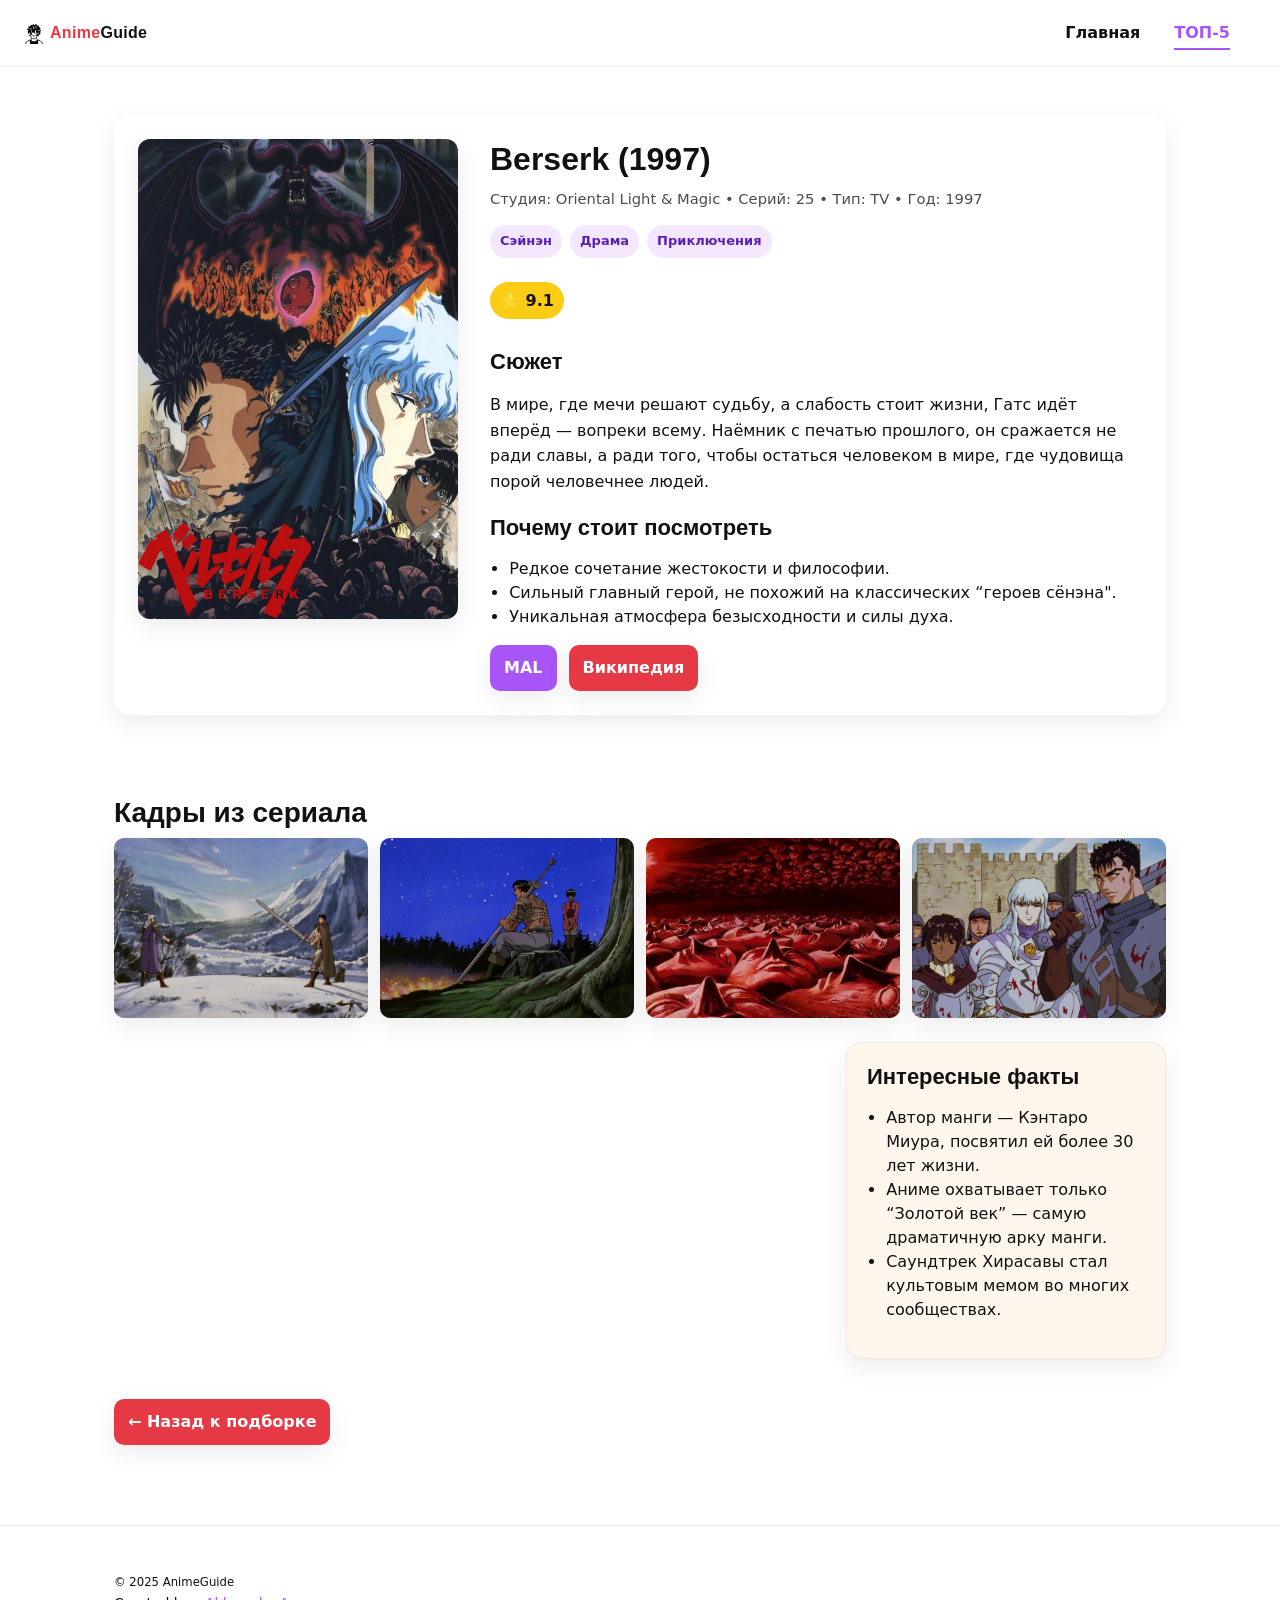
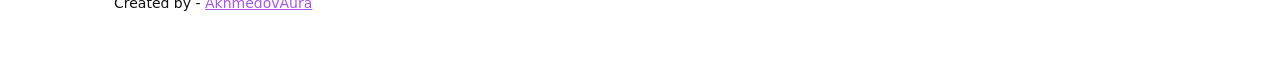
<file: Pages/berserk.html>
<!DOCTYPE html>
<html lang="ru">
<head>
  <meta charset="UTF-8" />
  <meta name="viewport" content="width=device-width, initial-scale=1" />
  <title>Berserk (1997) — AnimeGuide</title>
  <link rel="icon" href="../favicon.png">
  <link rel="stylesheet" href="../style.css">
</head>
<body>
<header class="site">
  <nav>
    <div class="logo"><b><img src="../favicon.png" alt="" width="20" height="20" style="vertical-align:middle;margin-right:6px;">Anime</b>Guide</div>
    <div class="nav-links" style="margin-left:auto">
      <a href="../index.html">Главная</a>
      <a href="../index.html#top-list" class="current">ТОП-5</a>
    </div>
  </nav>
</header>

<main class="container">
  <section class="anime-detail">
    <img src="../images/berserk.jpg" alt="Berserk poster" class="anime-poster">

    <div class="anime-info">
      <h1>Berserk (1997)</h1>
      <p class="meta">Студия: Oriental Light & Magic • Серий: 25 • Тип: TV • Год: 1997</p>

      <div class="chips">
        <span class="chip">Сэйнэн</span>
        <span class="chip">Драма</span>
        <span class="chip">Приключения</span>
      </div>

      <p class="rating">⭐ 9.1</p>

      <h2>Сюжет</h2>
      <p>
        В мире, где мечи решают судьбу, а слабость стоит жизни, Гатс идёт вперёд —
        вопреки всему. Наёмник с печатью прошлого, он сражается не ради славы, а ради того,
        чтобы остаться человеком в мире, где чудовища порой человечнее людей.
      </p>

      <h2>Почему стоит посмотреть</h2>
      <ul>
        <li>Редкое сочетание жестокости и философии.</li>
        <li>Сильный главный герой, не похожий на классических “героев сёнэна".</li>
        <li>Уникальная атмосфера безысходности и силы духа.</li>
      </ul>

      <div class="review-links">
        <a class="btn alt" href="https://myanimelist.net/anime/33/Berserk" target="_blank" rel="external">MAL</a>
        <a class="btn" href="https://ru.wikipedia.org/wiki/Берсерк_(аниме,_1997)" target="_blank" rel="external">Википедия</a>
      </div>
    </div>
  </section>

<section class="gallery">
    <h2>Кадры из сериала</h2>
    <div class="gallery-grid">
        <img src="../images/berserk1.jpg" alt="Berserk scene 1">
        <img src="../images/berserk2.jpg" alt="Berserk scene 2">
        <img src="../images/berserk3.jpg" alt="Berserk scene 3">
        <img src="../images/berserk4.jpg" alt="Berserk scene 4">
    </div>
</section>


  <aside class="facts">
    <h2>Интересные факты</h2>
    <ul>
      <li>Автор манги — Кэнтаро Миура, посвятил ей более 30 лет жизни.</li>
      <li>Аниме охватывает только “Золотой век” — самую драматичную арку манги.</li>
      <li>Саундтрек Хирасавы стал культовым мемом во многих сообществах.</li>
    </ul>
  </aside>

  <p><a class="btn" href="../index.html#top-list">← Назад к подборке</a></p>
</main>

<footer class="site-footer">
  <div class="container">
    <div class="footer-bottom">
      <small>© 2025 AnimeGuide</small>
      <div class="creator-credit" aria-label="Автор сайта">
        Created by -
        <a href="https://akhmedovaura.vercel.app/" target="_blank" rel="noopener noreferrer">AkhmedovAura</a>
      </div>
    </div>
  </div>
</footer>

</body>
</html>
</file>
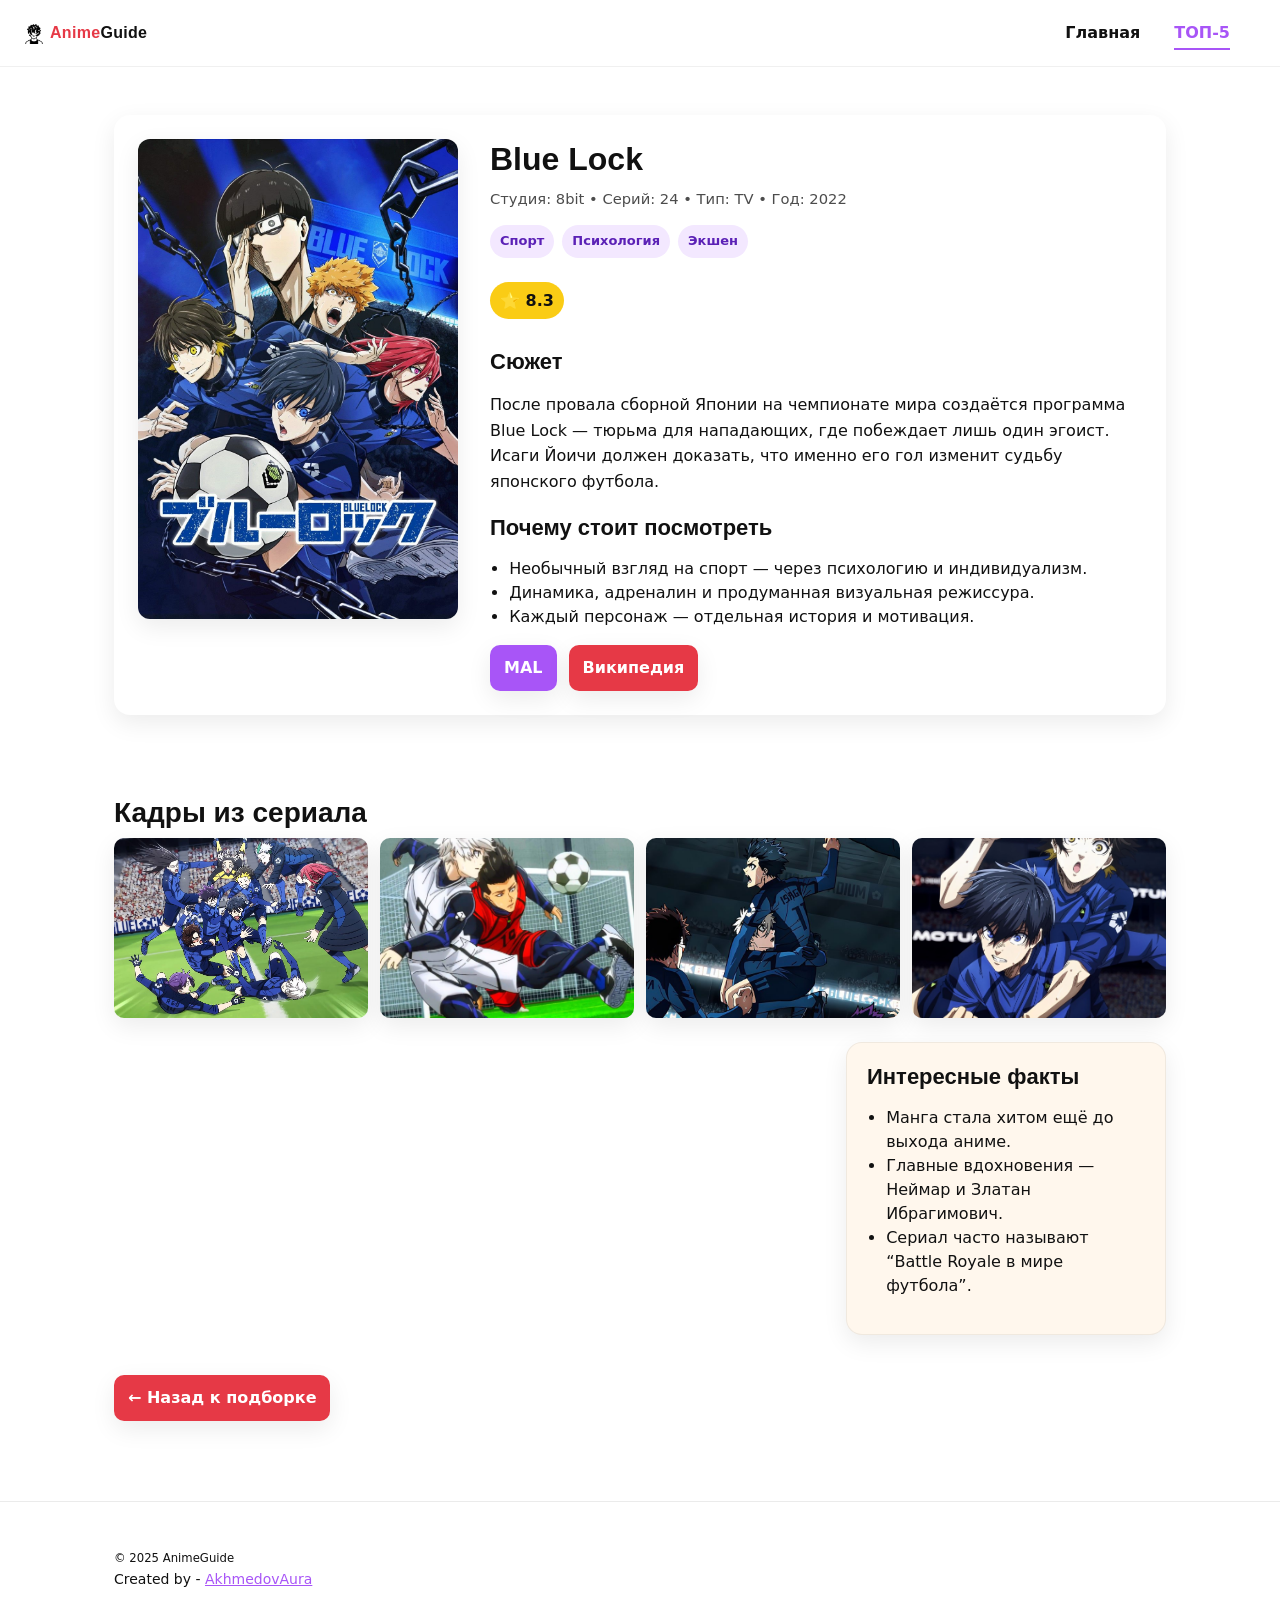
<file: Pages/blue-lock.html>
<!DOCTYPE html>
<html lang="ru">
<head>
  <meta charset="UTF-8" />
  <meta name="viewport" content="width=device-width, initial-scale=1" />
  <title>Blue Lock (2022) — AnimeGuide</title>
  <link rel="icon" href="../favicon.png">
  <link rel="stylesheet" href="../style.css">
</head>
<body>
<header class="site">
  <nav>
    <div class="logo"><b><img src="../favicon.png" alt="" width="20" height="20" style="vertical-align:middle;margin-right:6px;">Anime</b>Guide</div>
    <div class="nav-links" style="margin-left:auto">
      <a href="../index.html">Главная</a>
      <a href="../index.html#top-list" class="current">ТОП-5</a>
    </div>
  </nav>
</header>

<main class="container">
  <section class="anime-detail">
    <img src="../images/bl.jpg" alt="Blue Lock poster" class="anime-poster">

    <div class="anime-info">
      <h1>Blue Lock</h1>
      <p class="meta">Студия: 8bit • Серий: 24 • Тип: TV • Год: 2022</p>

      <div class="chips">
        <span class="chip">Спорт</span>
        <span class="chip">Психология</span>
        <span class="chip">Экшен</span>
      </div>

      <p class="rating">⭐ 8.3</p>

      <h2>Сюжет</h2>
      <p>
        После провала сборной Японии на чемпионате мира создаётся программа Blue Lock —
        тюрьма для нападающих, где побеждает лишь один эгоист. Исаги Йоичи должен доказать,
        что именно его гол изменит судьбу японского футбола.
      </p>

      <h2>Почему стоит посмотреть</h2>
      <ul>
        <li>Необычный взгляд на спорт — через психологию и индивидуализм.</li>
        <li>Динамика, адреналин и продуманная визуальная режиссура.</li>
        <li>Каждый персонаж — отдельная история и мотивация.</li>
      </ul>

      <div class="review-links">
        <a class="btn alt" href="https://myanimelist.net/anime/49596/Blue_Lock" target="_blank">MAL</a>
        <a class="btn" href="https://ru.wikipedia.org/wiki/Blue_Lock" target="_blank">Википедия</a>
      </div>
    </div>
  </section>

  <section class="gallery">
    <h2>Кадры из сериала</h2>
    <div class="gallery-grid">
      <img src="../images/bl1.jpg" alt="Blue Lock scene 1">
      <img src="../images/bl2.jpg" alt="Blue Lock scene 2">
      <img src="../images/bl3.jpg" alt="Blue Lock scene 3">
      <img src="../images/bl4.jpg" alt="Blue Lock scene 4">
    </div>
  </section>

  <aside class="facts">
    <h2>Интересные факты</h2>
    <ul>
      <li>Манга стала хитом ещё до выхода аниме.</li>
      <li>Главные вдохновения — Неймар и Златан Ибрагимович.</li>
      <li>Сериал часто называют “Battle Royale в мире футбола”.</li>
    </ul>
  </aside>

  <p><a class="btn" href="../index.html#top-list">← Назад к подборке</a></p>
</main>

<footer class="site-footer">
  <div class="container">
    <div class="footer-bottom">
      <small>© 2025 AnimeGuide</small>
      <div class="creator-credit" aria-label="Автор сайта">
        Created by -
        <a href="https://akhmedovaura.vercel.app/" target="_blank" rel="noopener noreferrer">AkhmedovAura</a>
      </div>
    </div>
  </div>
</footer>



</body>
</html>
</file>
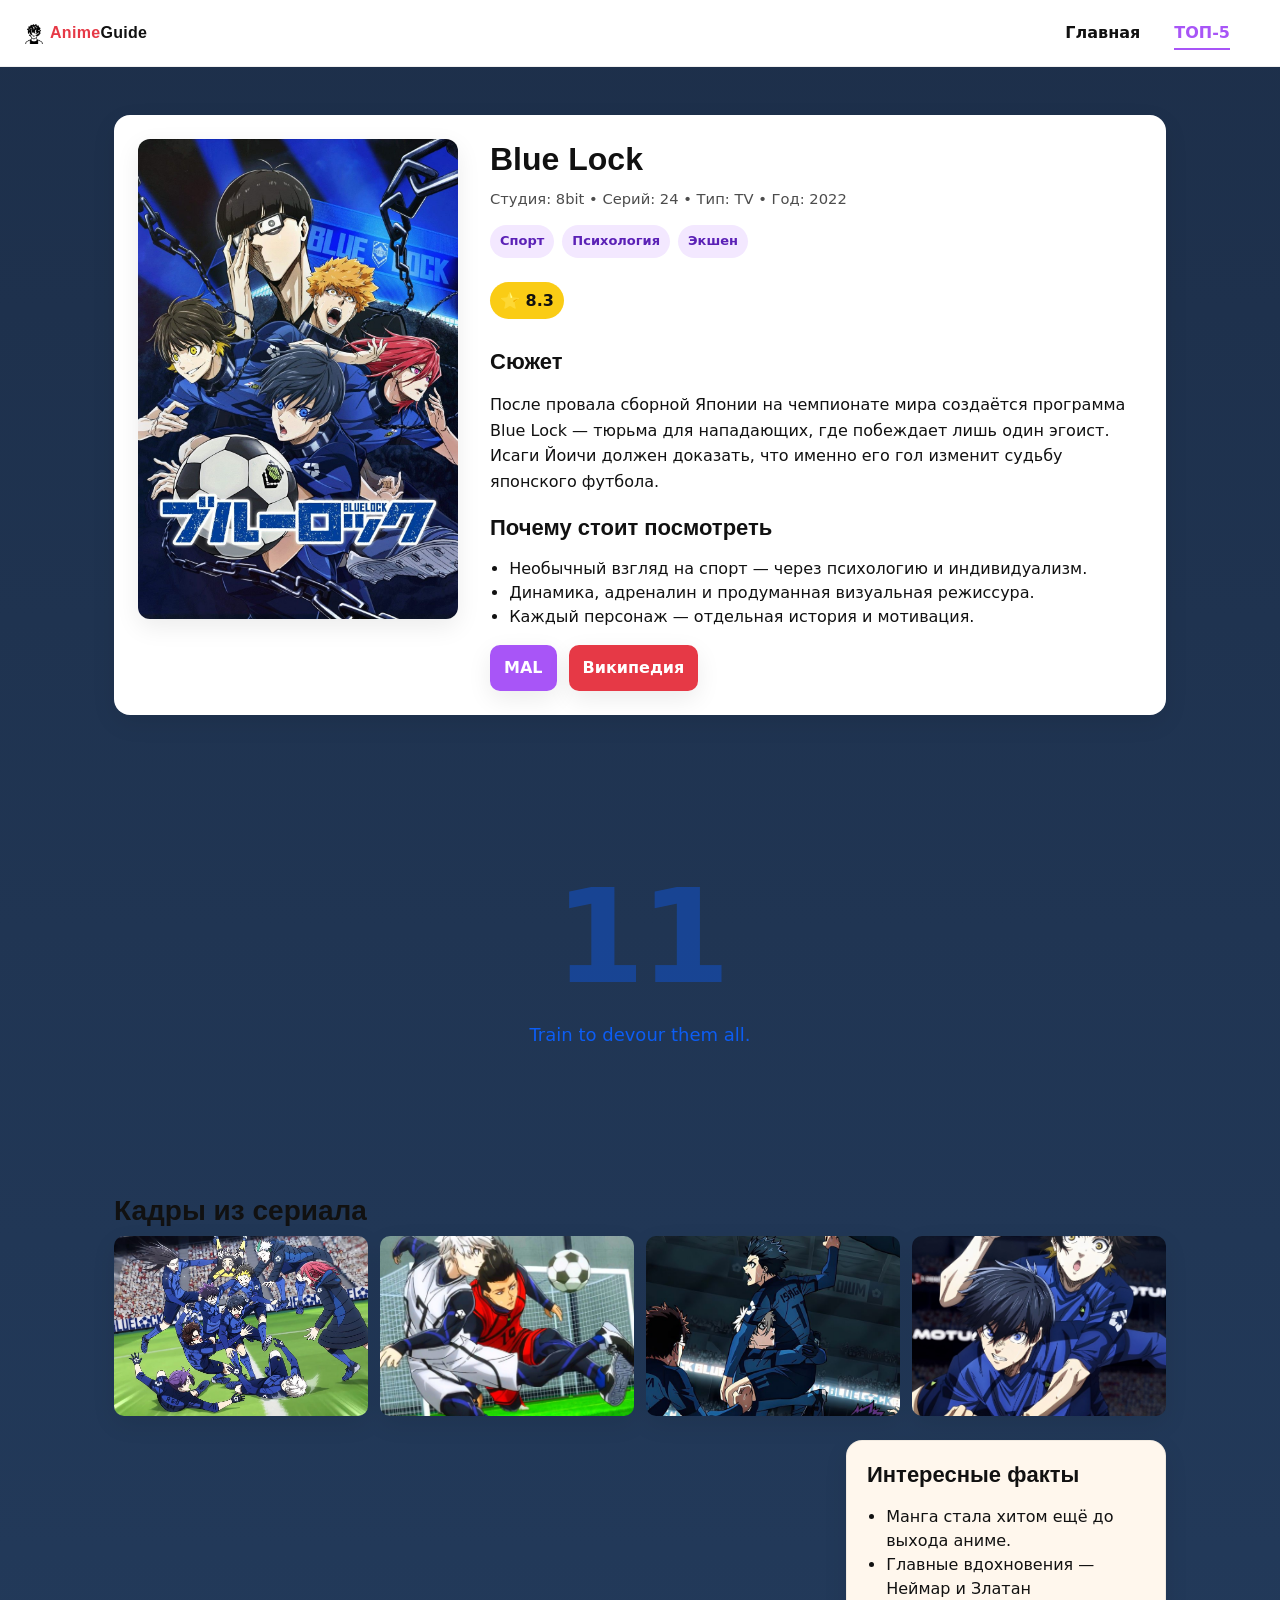
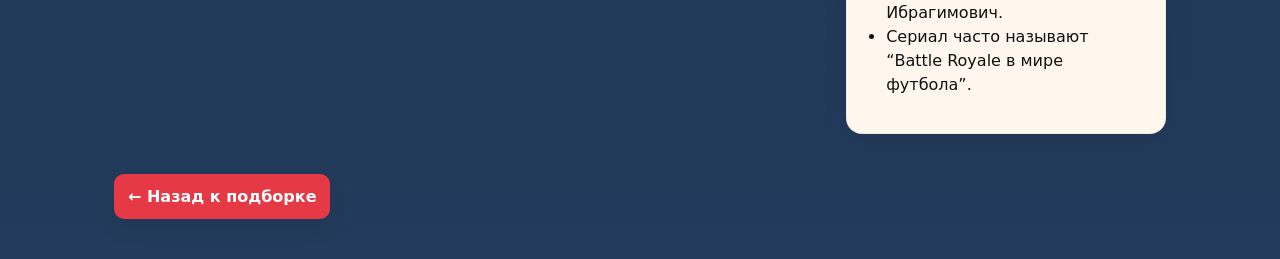
<file: pages/blue-lock.html>
<!DOCTYPE html>
<html lang="ru">
<head>
  <meta charset="UTF-8" />
  <meta name="viewport" content="width=device-width, initial-scale=1" />
  <title>Blue Lock (2022) — AnimeGuide</title>
  <link rel="icon" href="/favicon.png">
  <link rel="stylesheet" href="../style.css">
</head>
<body class = "blue-lock-bg">
<header class="site">
  <nav>
    <div class="logo"><b><img src="/favicon.png" alt="" width="20" height="20" style="vertical-align:middle;margin-right:6px;">Anime</b>Guide</div>
    <div class="nav-links" style="margin-left:auto">
      <a href="../index.html">Главная</a>
      <a href="../index.html#top-list" class="current">ТОП-5</a>
    </div>
  </nav>
  <div id="simple-burger">
    <div class="sb-btn"><span></span><span></span><span></span></div>

      <nav class="sb-menu">
        <a href="../#top">Главная</a>
        <a href="../#top-list">ТОП-5</a>
        <a href="../#glossary">Глоссарий</a>
        <a href="../#contacts">Контакты</a>
        <a href="login.html">Вход</a>
        <a href="signup.html">Регистрация</a>
      </nav>
    </div>
</header>

<main class="container">
  <section class="anime-detail">
    <img src="/images/bl.jpg" alt="Blue Lock poster" class="anime-poster">

    <div class="anime-info">
      <h1>Blue Lock</h1>
      <p class="meta">Студия: 8bit • Серий: 24 • Тип: TV • Год: 2022</p>

      <div class="chips">
        <span class="chip">Спорт</span>
        <span class="chip">Психология</span>
        <span class="chip">Экшен</span>
      </div>

      <p class="rating">⭐ 8.3</p>

      <h2>Сюжет</h2>
      <p>
        После провала сборной Японии на чемпионате мира создаётся программа Blue Lock —
        тюрьма для нападающих, где побеждает лишь один эгоист. Исаги Йоичи должен доказать,
        что именно его гол изменит судьбу японского футбола.
      </p>

      <h2>Почему стоит посмотреть</h2>
      <ul>
        <li>Необычный взгляд на спорт — через психологию и индивидуализм.</li>
        <li>Динамика, адреналин и продуманная визуальная режиссура.</li>
        <li>Каждый персонаж — отдельная история и мотивация.</li>
      </ul>

      <div class="review-links">
        <a class="btn alt" href="https://myanimelist.net/anime/49596/Blue_Lock" target="_blank">MAL</a>
        <a class="btn" href="https://ru.wikipedia.org/wiki/Blue_Lock" target="_blank">Википедия</a>
      </div>
    </div>
  </section>

  <section class="bl-number">
    <div class="big-num">11</div>
    <p class="bl-small">Train to devour them all.</p>
  </section>


  <section class="gallery">
    <h2>Кадры из сериала</h2>
    <div class="gallery-grid">
      <img src="/images/bl1.jpg" alt="Blue Lock scene 1">
      <img src="/images/bl2.jpg" alt="Blue Lock scene 2">
      <img src="/images/bl3.jpg" alt="Blue Lock scene 3">
      <img src="/images/bl4.jpg" alt="Blue Lock scene 4">
    </div>
  </section>

  

  <aside class="facts">
    <h2>Интересные факты</h2>
    <ul>
      <li>Манга стала хитом ещё до выхода аниме.</li>
      <li>Главные вдохновения — Неймар и Златан Ибрагимович.</li>
      <li>Сериал часто называют “Battle Royale в мире футбола”.</li>
    </ul>
  </aside>

  <p><a class="btn" href="../index.html#top-list">← Назад к подборке</a></p>
</main>



<script src="../script.js"></script>
</body>
</html>
</file>
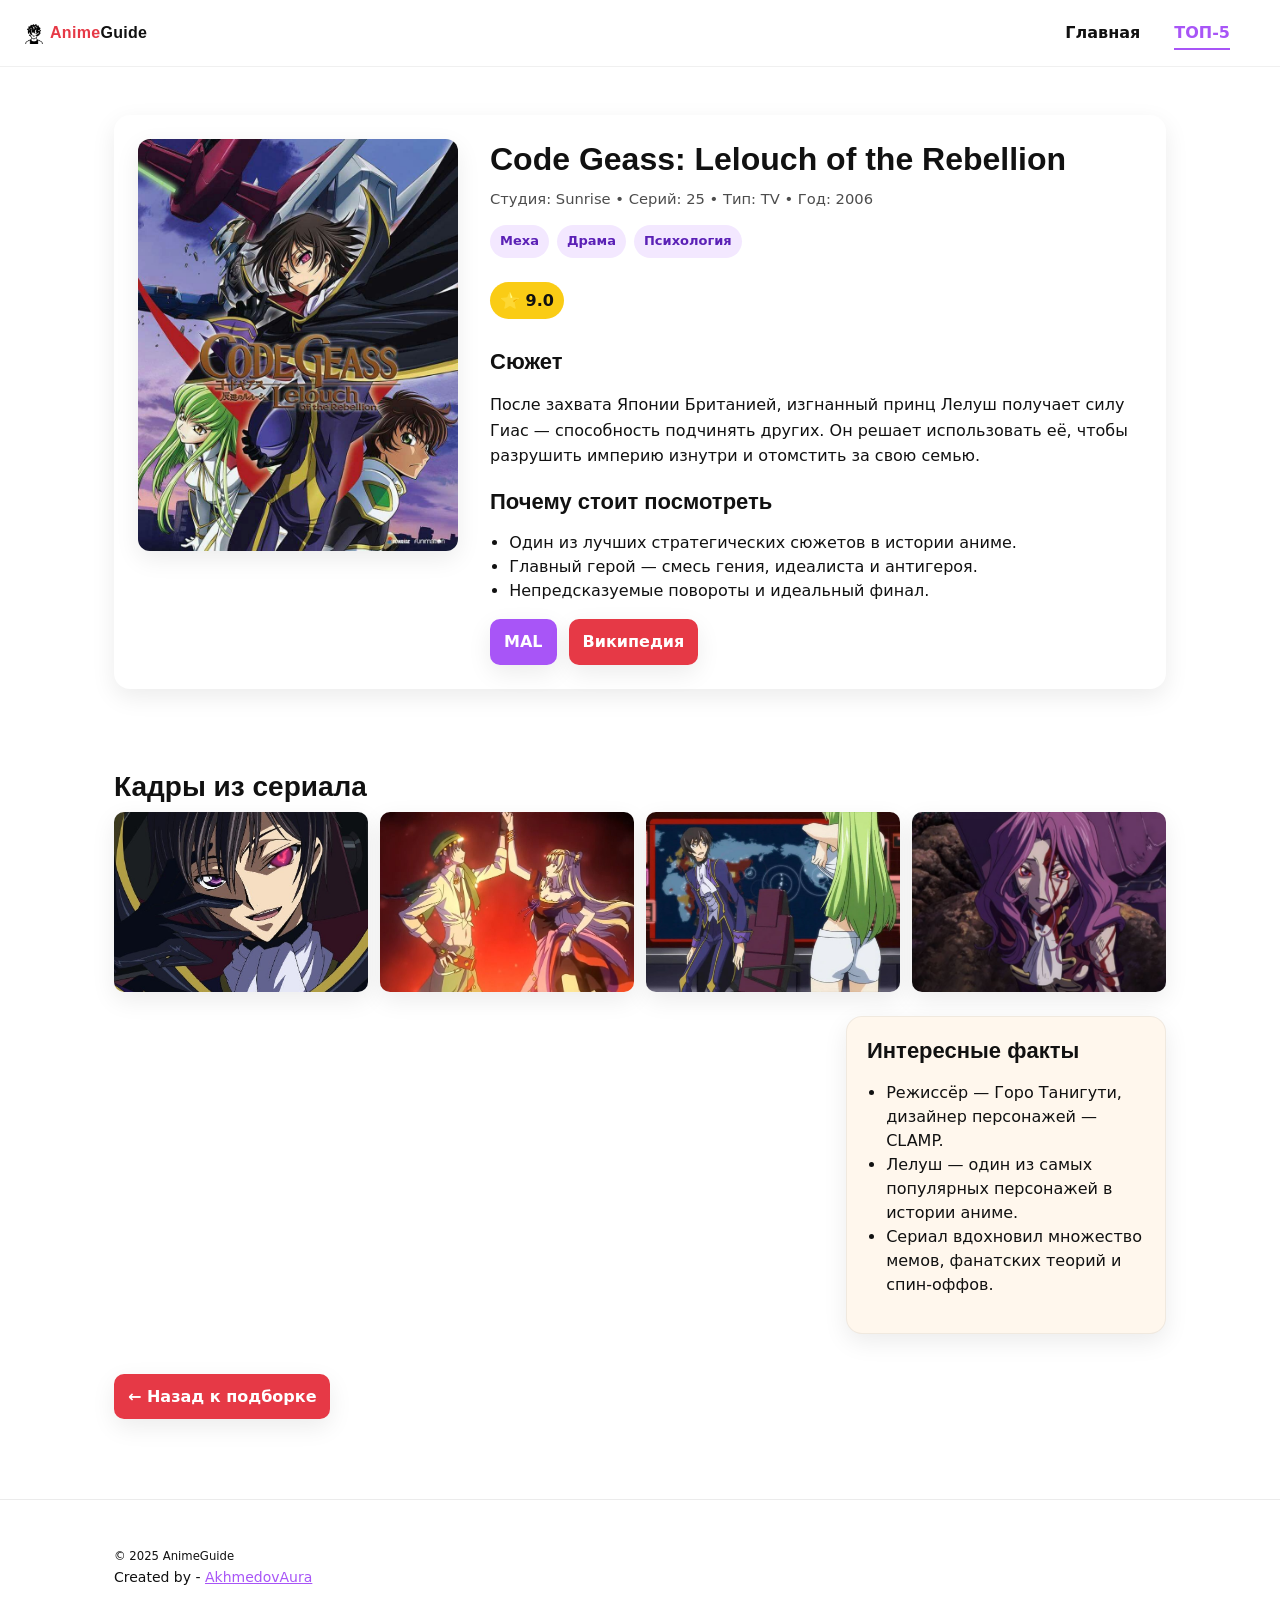
<file: Pages/code-geass.html>
<!DOCTYPE html>
<html lang="ru">
<head>
  <meta charset="UTF-8" />
  <meta name="viewport" content="width=device-width, initial-scale=1" />
  <title>Code Geass (2006) — AnimeGuide</title>
  <link rel="icon" href="../favicon.png">
  <link rel="stylesheet" href="../style.css">
</head>
<body>
<header class="site">
  <nav>
    <div class="logo"><b><img src="../favicon.png" alt="" width="20" height="20" style="vertical-align:middle;margin-right:6px;">Anime</b>Guide</div>
    <div class="nav-links" style="margin-left:auto">
      <a href="../index.html">Главная</a>
      <a href="../index.html#top-list" class="current">ТОП-5</a>
    </div>
  </nav>
</header>

<main class="container">
  <section class="anime-detail">
    <img src="../images/cg.jpg" alt="Code Geass poster" class="anime-poster">

    <div class="anime-info">
      <h1>Code Geass: Lelouch of the Rebellion</h1>
      <p class="meta">Студия: Sunrise • Серий: 25 • Тип: TV • Год: 2006</p>

      <div class="chips">
        <span class="chip">Меха</span>
        <span class="chip">Драма</span>
        <span class="chip">Психология</span>
      </div>

      <p class="rating">⭐ 9.0</p>

      <h2>Сюжет</h2>
      <p>
        После захвата Японии Британией, изгнанный принц Лелуш получает силу Гиас —
        способность подчинять других. Он решает использовать её, чтобы разрушить империю изнутри
        и отомстить за свою семью.
      </p>

      <h2>Почему стоит посмотреть</h2>
      <ul>
        <li>Один из лучших стратегических сюжетов в истории аниме.</li>
        <li>Главный герой — смесь гения, идеалиста и антигероя.</li>
        <li>Непредсказуемые повороты и идеальный финал.</li>
      </ul>

      <div class="review-links">
        <a class="btn alt" href="https://myanimelist.net/anime/1575/Code_Geass" target="_blank">MAL</a>
        <a class="btn" href="https://ru.wikipedia.org/wiki/Код_Гиас" target="_blank">Википедия</a>
      </div>
    </div>
  </section>

  <section class="gallery">
    <h2>Кадры из сериала</h2>
    <div class="gallery-grid">
      <img src="../images/cg1.jpg" alt="Code Geass scene 1">
      <img src="../images/cg2.jpg" alt="Code Geass scene 2">
      <img src="../images/cg3.jpg" alt="Code Geass scene 3">
      <img src="../images/cg4.jpg" alt="Code Geass scene 4">
    </div>
  </section>

  <aside class="facts">
    <h2>Интересные факты</h2>
    <ul>
      <li>Режиссёр — Горо Танигути, дизайнер персонажей — CLAMP.</li>
      <li>Лелуш — один из самых популярных персонажей в истории аниме.</li>
      <li>Сериал вдохновил множество мемов, фанатских теорий и спин-оффов.</li>
    </ul>
  </aside>

  <p><a class="btn" href="../index.html#top-list">← Назад к подборке</a></p>
</main>

<footer class="site-footer">
  <div class="container">
    <div class="footer-bottom">
      <small>© 2025 AnimeGuide</small>
      <div class="creator-credit" aria-label="Автор сайта">
        Created by -
        <a href="https://akhmedovaura.vercel.app/" target="_blank" rel="noopener noreferrer">AkhmedovAura</a>
      </div>
    </div>
  </div>
</footer>


</body>
</html>
</file>
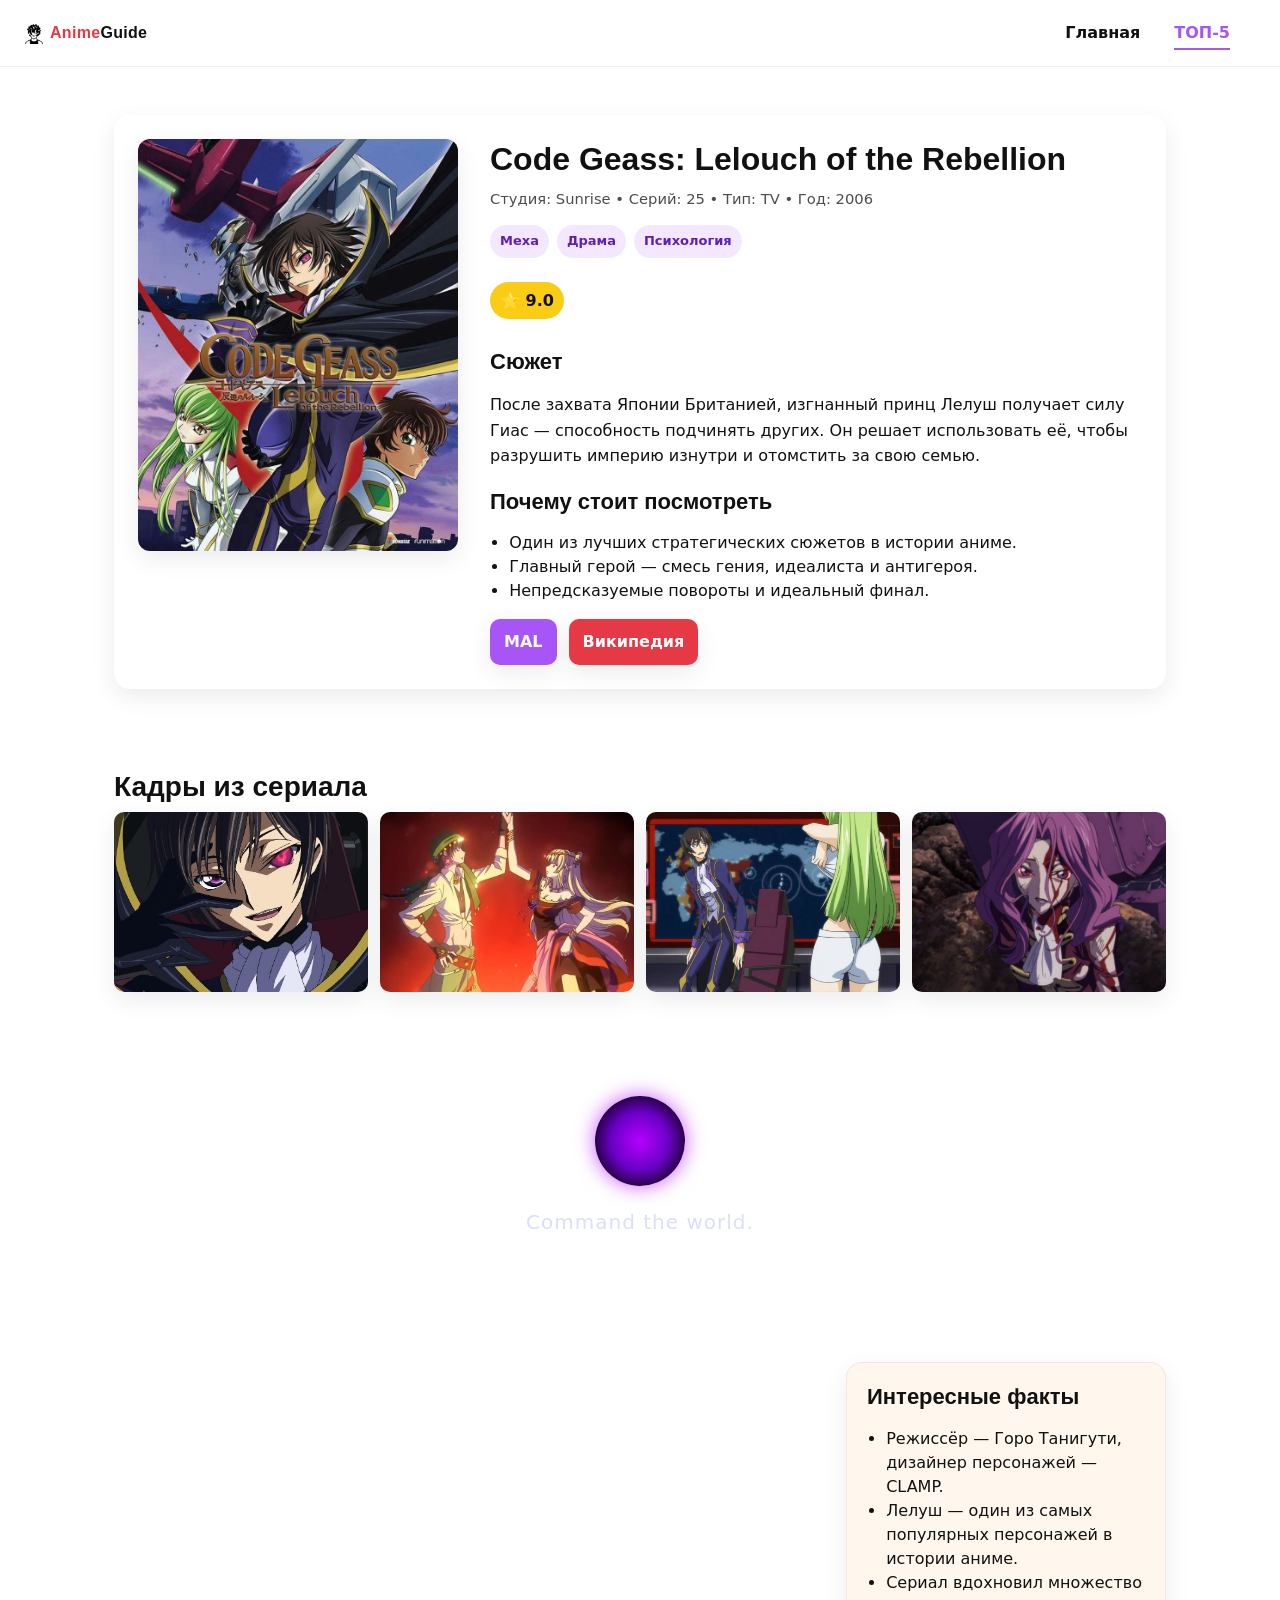
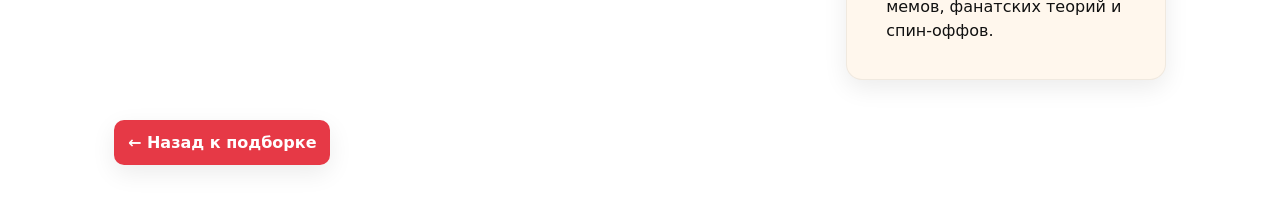
<file: pages/code-geass.html>
<!DOCTYPE html>
<html lang="ru">
<head>
  <meta charset="UTF-8" />
  <meta name="viewport" content="width=device-width, initial-scale=1" />
  <title>Code Geass (2006) — AnimeGuide</title>
  <link rel="icon" href="/favicon.png">
  <link rel="stylesheet" href="../style.css">
</head>
<body>
<header class="site">
  <nav>
    <div class="logo"><b><img src="/favicon.png" alt="" width="20" height="20" style="vertical-align:middle;margin-right:6px;">Anime</b>Guide</div>
    <div class="nav-links" style="margin-left:auto">
      <a href="../index.html">Главная</a>
      <a href="../index.html#top-list" class="current">ТОП-5</a>
    </div>
  </nav>
  <div id="simple-burger">
    <div class="sb-btn"><span></span><span></span><span></span></div>

      <nav class="sb-menu">
        <a href="../#top">Главная</a>
        <a href="../#top-list">ТОП-5</a>
        <a href="../#glossary">Глоссарий</a>
        <a href="../#contacts">Контакты</a>
        <a href="login.html">Вход</a>
        <a href="signup.html">Регистрация</a>
      </nav>
    </div>
</header>

<main class="container">
  <section class="anime-detail">
    <img src="/images/cg.jpg" alt="Code Geass poster" class="anime-poster">

    <div class="anime-info">
      <h1>Code Geass: Lelouch of the Rebellion</h1>
      <p class="meta">Студия: Sunrise • Серий: 25 • Тип: TV • Год: 2006</p>

      <div class="chips">
        <span class="chip">Меха</span>
        <span class="chip">Драма</span>
        <span class="chip">Психология</span>
      </div>

      <p class="rating">⭐ 9.0</p>

      <h2>Сюжет</h2>
      <p>
        После захвата Японии Британией, изгнанный принц Лелуш получает силу Гиас —
        способность подчинять других. Он решает использовать её, чтобы разрушить империю изнутри
        и отомстить за свою семью.
      </p>

      <h2>Почему стоит посмотреть</h2>
      <ul>
        <li>Один из лучших стратегических сюжетов в истории аниме.</li>
        <li>Главный герой — смесь гения, идеалиста и антигероя.</li>
        <li>Непредсказуемые повороты и идеальный финал.</li>
      </ul>

      <div class="review-links">
        <a class="btn alt" href="https://myanimelist.net/anime/1575/Code_Geass" target="_blank">MAL</a>
        <a class="btn" href="https://ru.wikipedia.org/wiki/Код_Гиас" target="_blank">Википедия</a>
      </div>
    </div>
  </section>

  <section class="gallery">
    <h2>Кадры из сериала</h2>
    <div class="gallery-grid">
      <img src="/images/cg1.jpg" alt="Code Geass scene 1">
      <img src="/images/cg2.jpg" alt="Code Geass scene 2">
      <img src="/images/cg3.jpg" alt="Code Geass scene 3">
      <img src="/images/cg4.jpg" alt="Code Geass scene 4">
    </div>
  </section>

  <section class="geass-eye-block">
    <div class="geass-eye"></div>
    <p class="geass-eye-text">Command the world.</p>
  </section>

  


  <aside class="facts">
    <h2>Интересные факты</h2>
    <ul>
      <li>Режиссёр — Горо Танигути, дизайнер персонажей — CLAMP.</li>
      <li>Лелуш — один из самых популярных персонажей в истории аниме.</li>
      <li>Сериал вдохновил множество мемов, фанатских теорий и спин-оффов.</li>
    </ul>
  </aside>

  <p><a class="btn" href="../index.html#top-list">← Назад к подборке</a></p>
</main>


<script src="../script.js"></script>
</body>
</html>
</file>
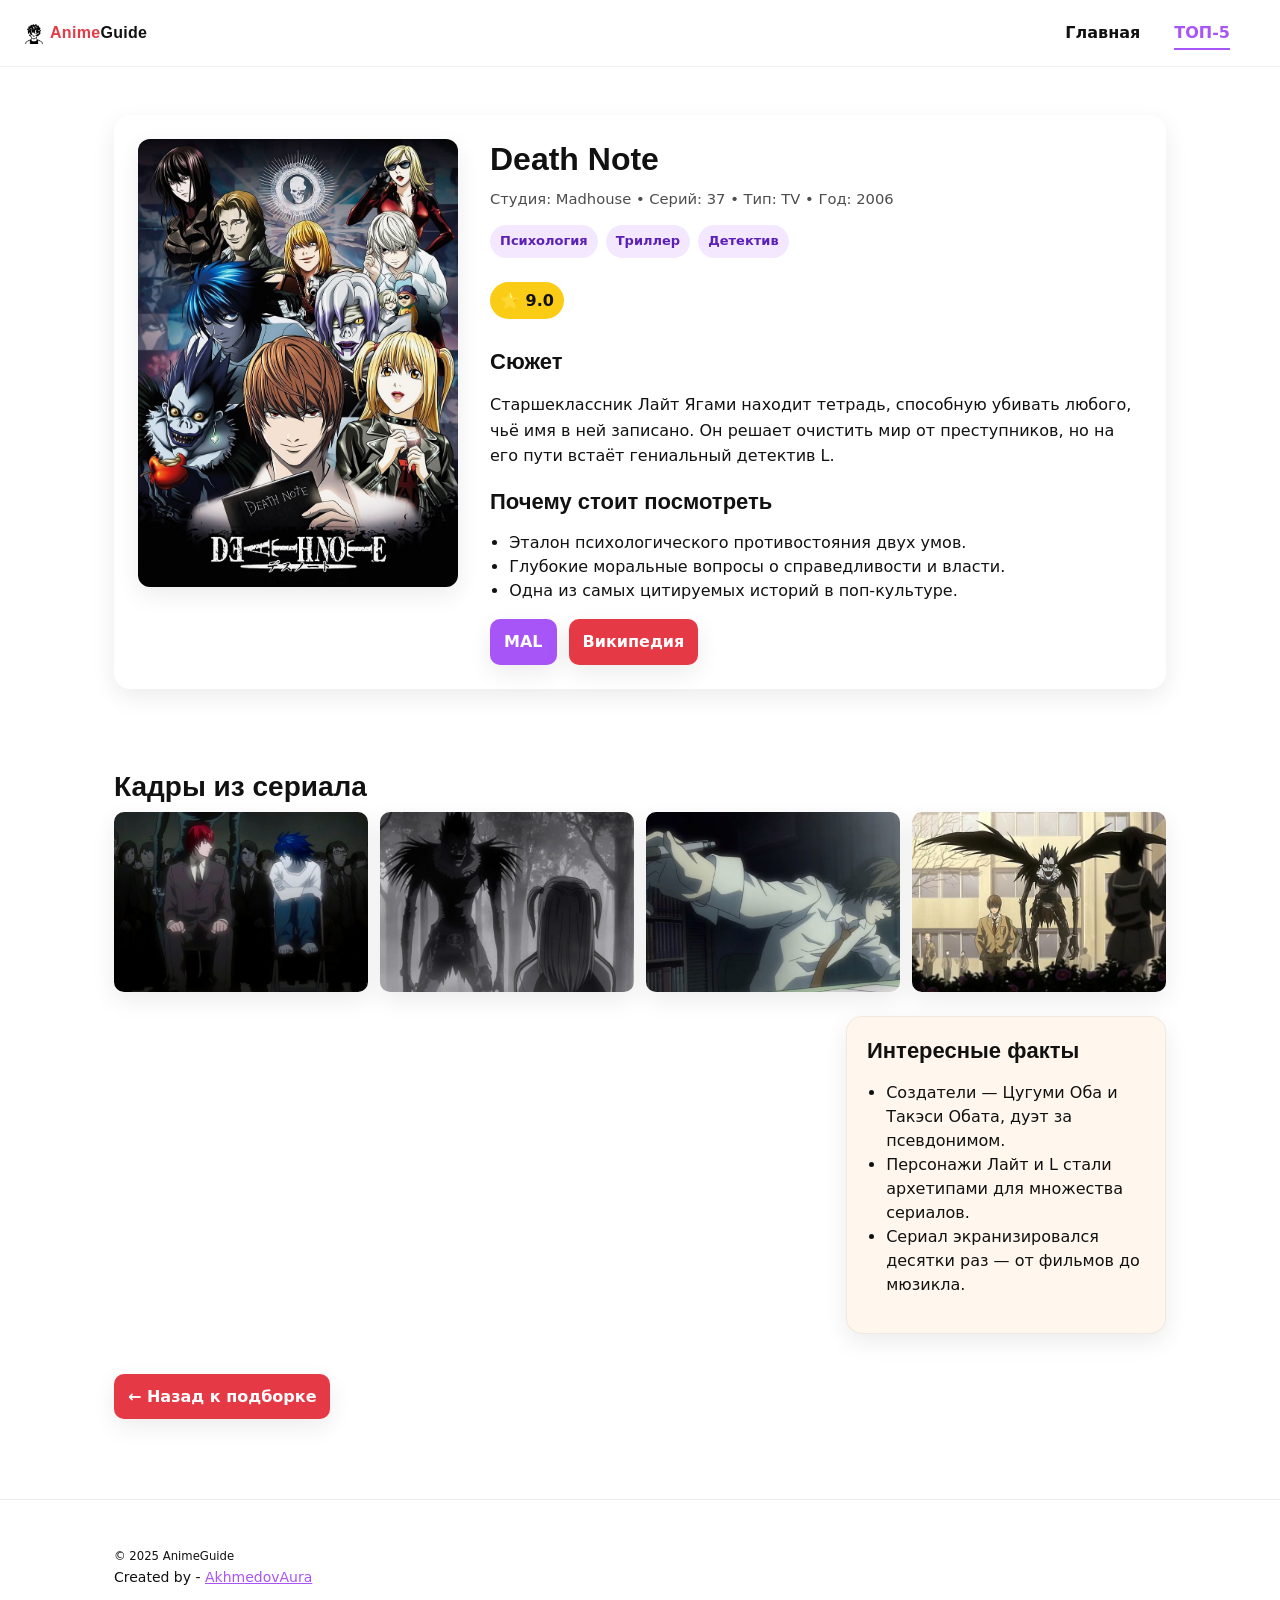
<file: Pages/death-note.html>
<!DOCTYPE html>
<html lang="ru">
<head>
  <meta charset="UTF-8" />
  <meta name="viewport" content="width=device-width, initial-scale=1" />
  <title>Death Note (2006) — AnimeGuide</title>
  <link rel="icon" href="../favicon.png">
  <link rel="stylesheet" href="../style.css">
</head>
<body>
<header class="site">
  <nav>
    <div class="logo"><b><img src="../favicon.png" alt="" width="20" height="20" style="vertical-align:middle;margin-right:6px;">Anime</b>Guide</div>
    <div class="nav-links" style="margin-left:auto">
      <a href="../index.html">Главная</a>
      <a href="../index.html#top-list" class="current">ТОП-5</a>
    </div>
  </nav>
</header>

<main class="container">
  <section class="anime-detail">
    <img src="../images/dn.jpg" alt="Death Note poster" class="anime-poster">

    <div class="anime-info">
      <h1>Death Note</h1>
      <p class="meta">Студия: Madhouse • Серий: 37 • Тип: TV • Год: 2006</p>

      <div class="chips">
        <span class="chip">Психология</span>
        <span class="chip">Триллер</span>
        <span class="chip">Детектив</span>
      </div>

      <p class="rating">⭐ 9.0</p>

      <h2>Сюжет</h2>
      <p>
        Старшеклассник Лайт Ягами находит тетрадь, способную убивать любого, чьё имя в ней записано.
        Он решает очистить мир от преступников, но на его пути встаёт гениальный детектив L.
      </p>

      <h2>Почему стоит посмотреть</h2>
      <ul>
        <li>Эталон психологического противостояния двух умов.</li>
        <li>Глубокие моральные вопросы о справедливости и власти.</li>
        <li>Одна из самых цитируемых историй в поп-культуре.</li>
      </ul>

      <div class="review-links">
        <a class="btn alt" href="https://myanimelist.net/anime/1535/Death_Note" target="_blank">MAL</a>
        <a class="btn" href="https://ru.wikipedia.org/wiki/Тетрадь_смерти" target="_blank">Википедия</a>
      </div>
    </div>
  </section>

  <section class="gallery">
    <h2>Кадры из сериала</h2>
    <div class="gallery-grid">
      <img src="../images/dn1.jpg" alt="Death Note scene 1">
      <img src="../images/dn2.jpg" alt="Death Note scene 2">
      <img src="../images/dn3.jpg" alt="Death Note scene 3">
      <img src="../images/dn4.jpg" alt="Death Note scene 4">
    </div>
  </section>

  <aside class="facts">
    <h2>Интересные факты</h2>
    <ul>
      <li>Создатели — Цугуми Оба и Такэси Обата, дуэт за псевдонимом.</li>
      <li>Персонажи Лайт и L стали архетипами для множества сериалов.</li>
      <li>Сериал экранизировался десятки раз — от фильмов до мюзикла.</li>
    </ul>
  </aside>

  <p><a class="btn" href="../index.html#top-list">← Назад к подборке</a></p>
</main>

<footer class="site-footer">
  <div class="container">
    <div class="footer-bottom">
      <small>© 2025 AnimeGuide</small>
      <div class="creator-credit" aria-label="Автор сайта">
        Created by -
        <a href="https://akhmedovaura.vercel.app/" target="_blank" rel="noopener noreferrer">AkhmedovAura</a>
      </div>
    </div>
  </div>
</footer>



</body>
</html>
</file>
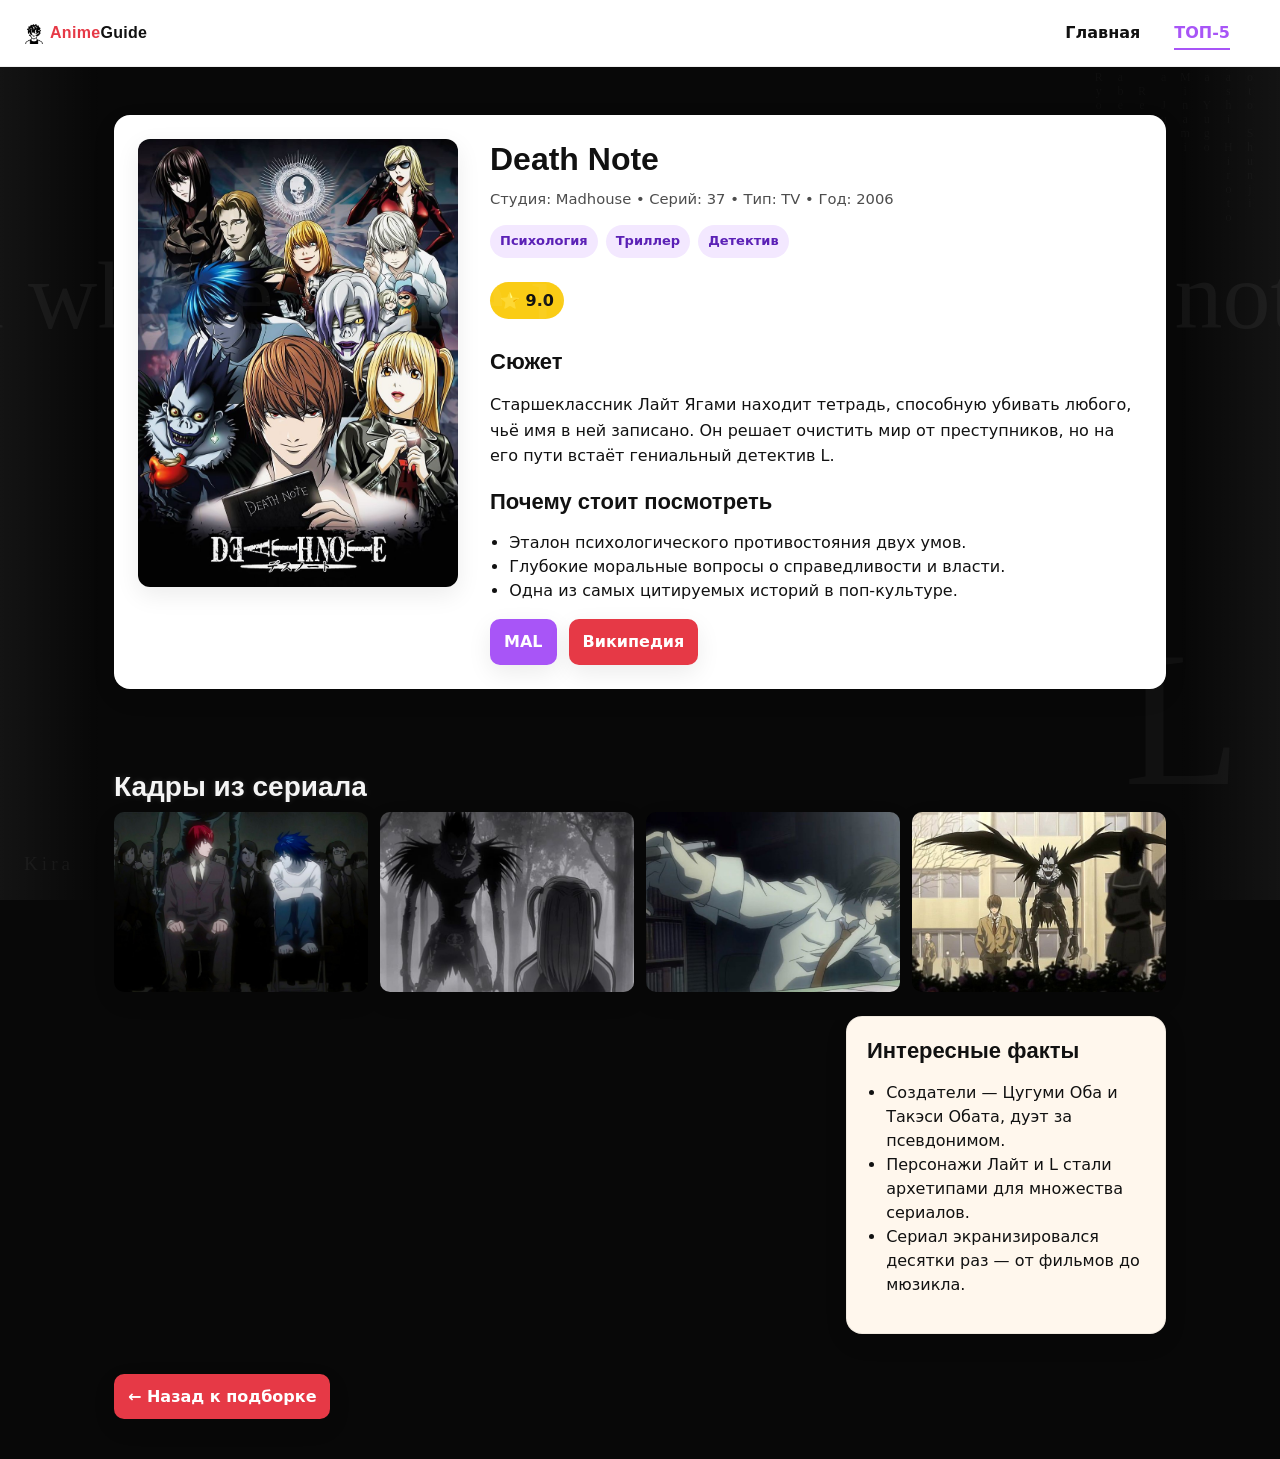
<file: pages/death-note.html>
<!DOCTYPE html>
<html lang="ru">
<head>
  <meta charset="UTF-8" />
  <meta name="viewport" content="width=device-width, initial-scale=1" />
  <title>Death Note (2006) — AnimeGuide</title>
  <link rel="icon" href="/favicon.png">
  <link rel="stylesheet" href="../style.css">
</head>
<body class = "deathnote-bg">
<div class="deathnote-names">
Yamamoto Shunji<br>
Kobayashi Hiroto<br>
Takeda Yugo<br>
Sato Minami<br>
Hirata Junpei<br>
Okada Reiji<br>
Watanabe Sho<br>
Kuze Ryoichi<br>
Nakamura Eiji<br>
Fujita Masaru<br>
…
</div>

<header class="site">
  <nav>
    <div class="logo"><b><img src="/favicon.png" alt="" width="20" height="20" style="vertical-align:middle;margin-right:6px;">Anime</b>Guide</div>
    <div class="nav-links" style="margin-left:auto">
      <a href="../index.html">Главная</a>
      <a href="../index.html#top-list" class="current">ТОП-5</a>
    </div>
  </nav>
  <div id="simple-burger">
      <div class="sb-btn"><span></span><span></span><span></span></div>

      <nav class="sb-menu">
        <a href="../#top">Главная</a>
        <a href="../#top-list">ТОП-5</a>
        <a href="../#glossary">Глоссарий</a>
        <a href="../#contacts">Контакты</a>
        <a href="login.html">Вход</a>
        <a href="signup.html">Регистрация</a>
      </nav>
  </div>
</header>

<main class="container">
  <section class="anime-detail">
    <img src="/images/dn.jpg" alt="Death Note poster" class="anime-poster">

    <div class="anime-info">
      <h1>Death Note</h1>
      <p class="meta">Студия: Madhouse • Серий: 37 • Тип: TV • Год: 2006</p>

      <div class="chips">
        <span class="chip">Психология</span>
        <span class="chip">Триллер</span>
        <span class="chip">Детектив</span>
      </div>

      <p class="rating">⭐ 9.0</p>

      <h2>Сюжет</h2>
      <p>
        Старшеклассник Лайт Ягами находит тетрадь, способную убивать любого, чьё имя в ней записано.
        Он решает очистить мир от преступников, но на его пути встаёт гениальный детектив L.
      </p>

      <h2>Почему стоит посмотреть</h2>
      <ul>
        <li>Эталон психологического противостояния двух умов.</li>
        <li>Глубокие моральные вопросы о справедливости и власти.</li>
        <li>Одна из самых цитируемых историй в поп-культуре.</li>
      </ul>

      <div class="review-links">
        <a class="btn alt" href="https://myanimelist.net/anime/1535/Death_Note" target="_blank">MAL</a>
        <a class="btn" href="https://ru.wikipedia.org/wiki/Тетрадь_смерти" target="_blank">Википедия</a>
      </div>
    </div>
  </section>

  <section class="gallery">
    <h2>Кадры из сериала</h2>
    <div class="gallery-grid">
      <img src="/images/dn1.jpg" alt="Death Note scene 1">
      <img src="/images/dn2.jpg" alt="Death Note scene 2">
      <img src="/images/dn3.jpg" alt="Death Note scene 3">
      <img src="/images/dn4.jpg" alt="Death Note scene 4">
    </div>
  </section>

  
  
  <aside class="facts">
    <h2>Интересные факты</h2>
    <ul>
      <li>Создатели — Цугуми Оба и Такэси Обата, дуэт за псевдонимом.</li>
      <li>Персонажи Лайт и L стали архетипами для множества сериалов.</li>
      <li>Сериал экранизировался десятки раз — от фильмов до мюзикла.</li>
    </ul>
  </aside>

  <div class="kira-label">Kira</div>


  <p><a class="btn" href="../index.html#top-list">← Назад к подборке</a></p>
</main>



<div class="deathnote-L">L</div>
<script src="../script.js"></script>
</body>
</html>
</file>
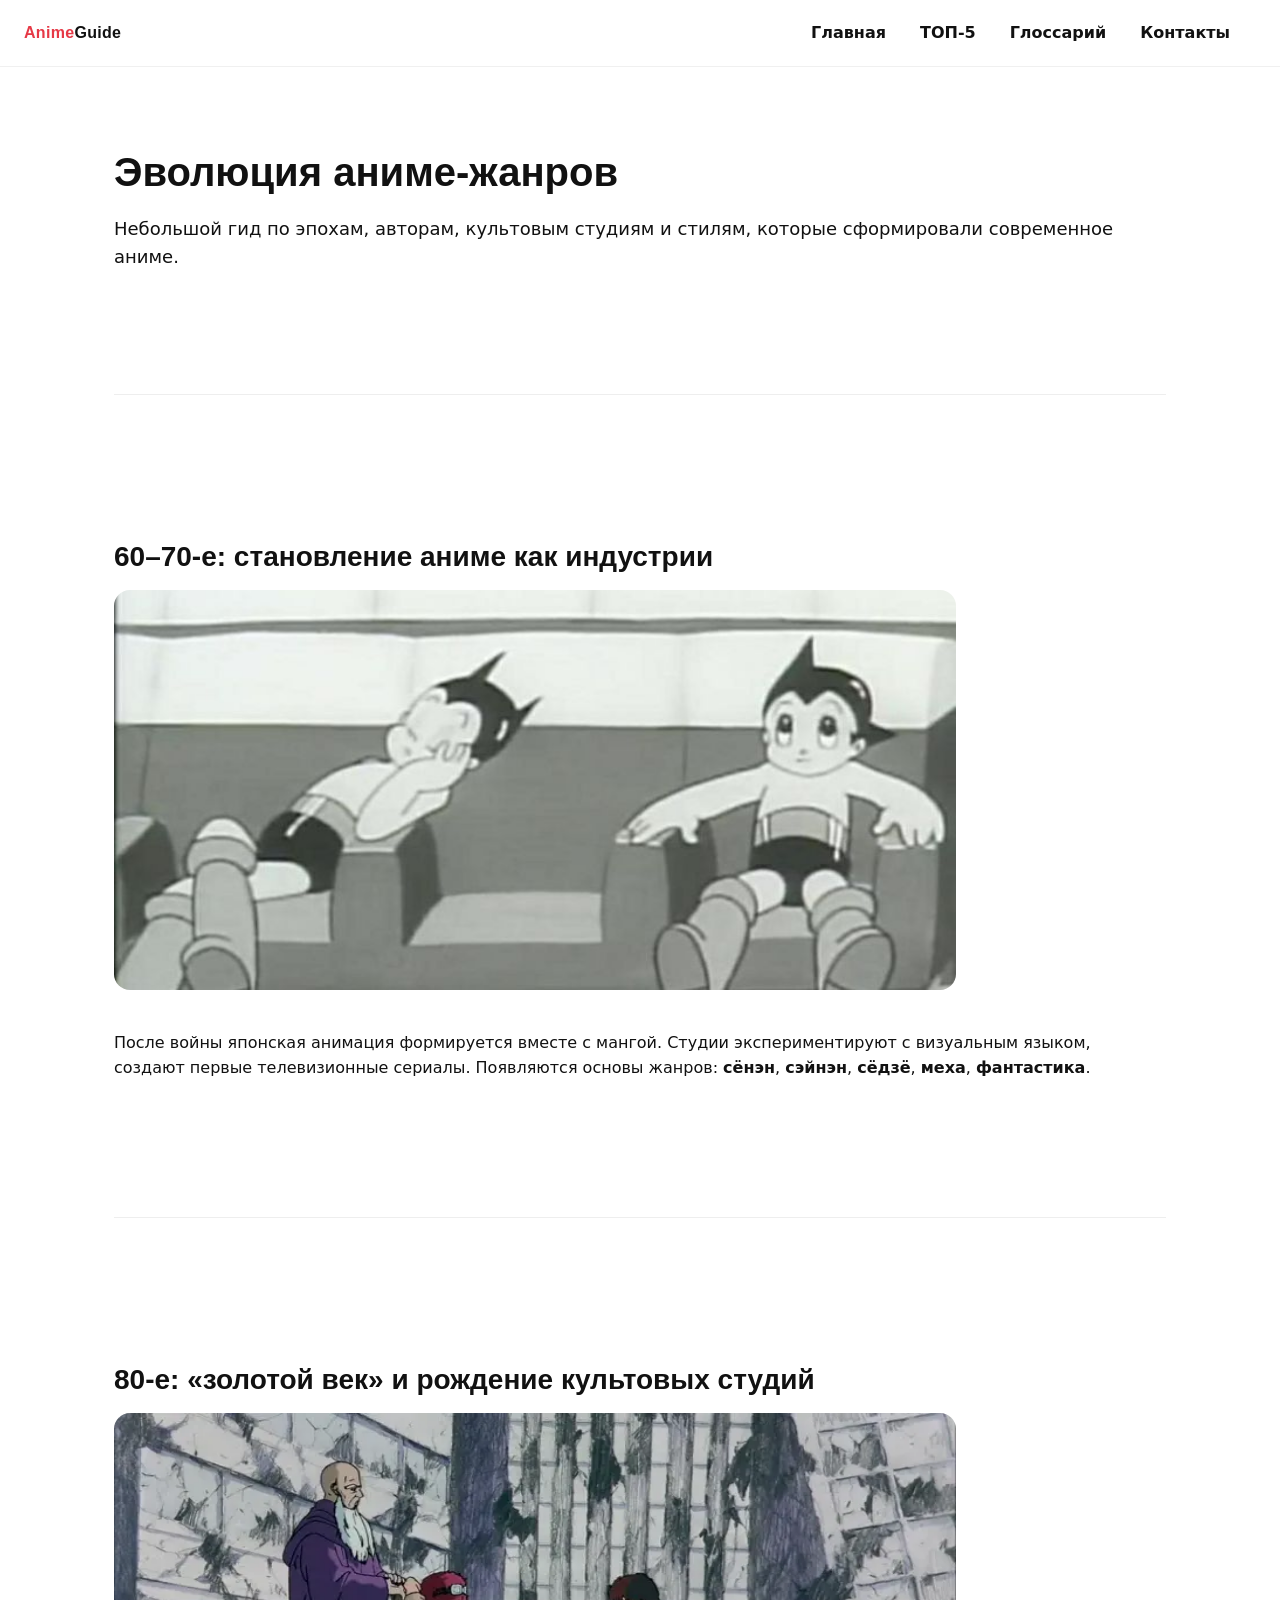
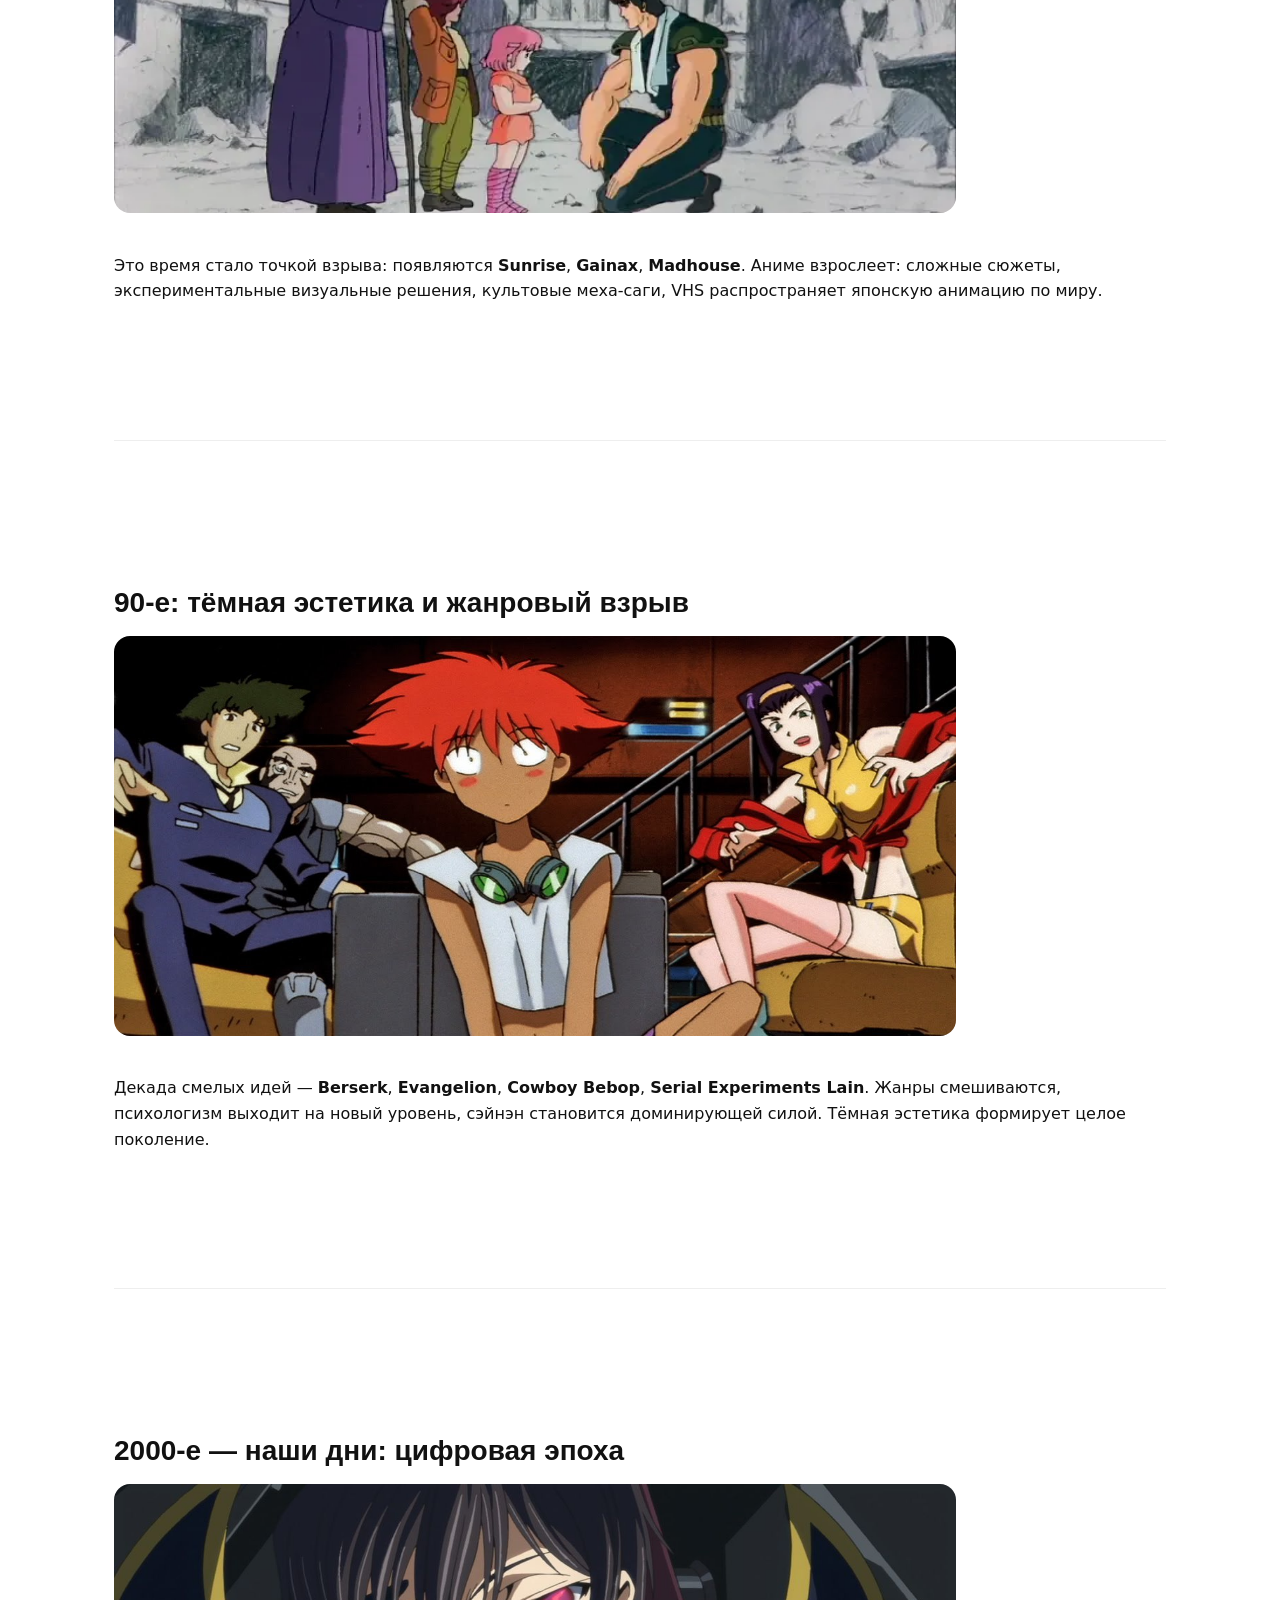
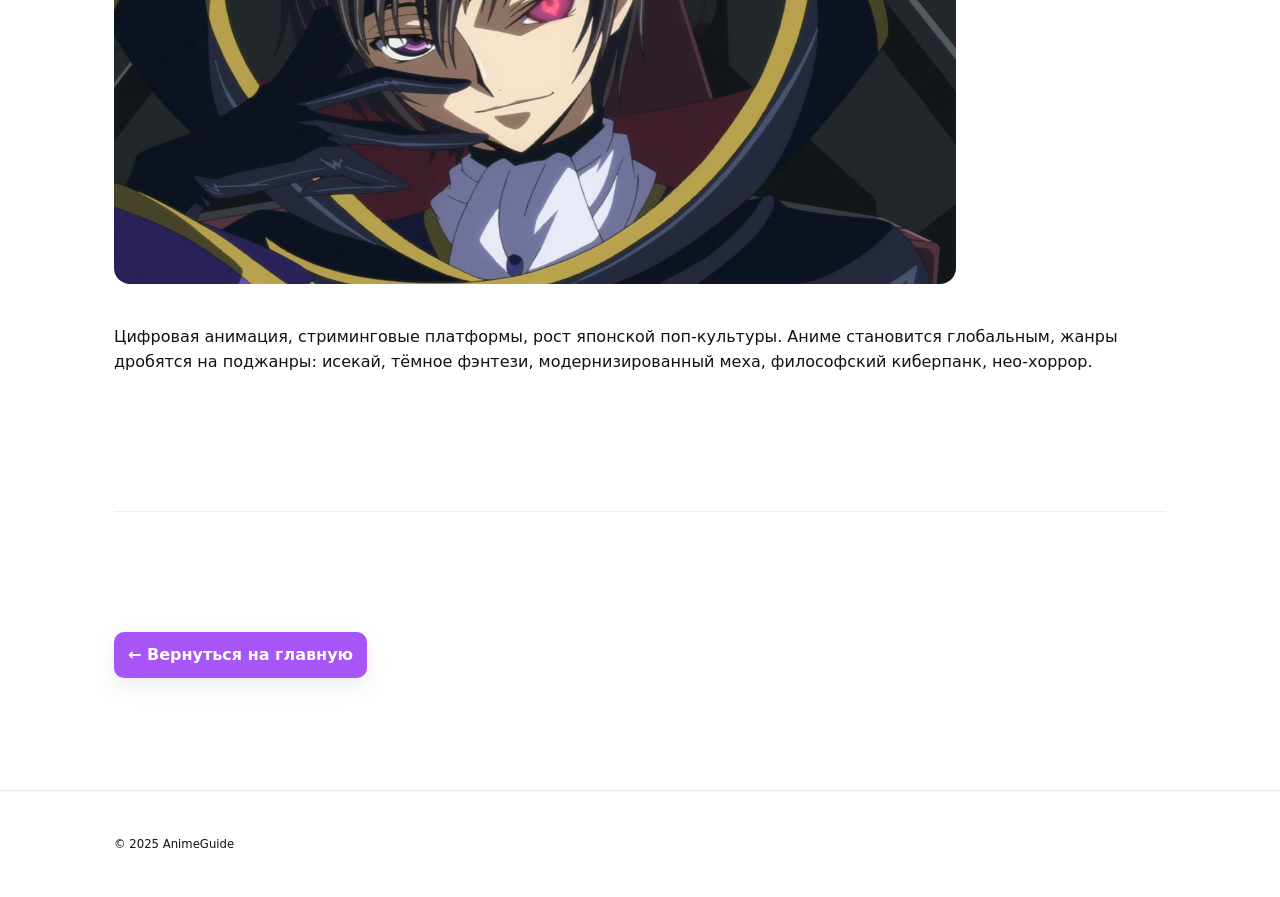
<file: pages/genres.html>
<!DOCTYPE html>
<html lang="ru">
<head>
  <meta charset="UTF-8">
  <title>История аниме-жанров — AnimeGuide</title>
  <link rel="stylesheet" href="../style.css?v=1">
  <meta name="viewport" content="width=device-width, initial-scale=1">
</head>

<body>

<header class="site">
  <nav>
    <div class="logo"><b>Anime</b>Guide</div>
    <div class="nav-links">
      <a href="../index.html">Главная</a>
      <a href="../index.html#top-list">ТОП-5</a>
      <a href="../index.html#glossary">Глоссарий</a>
      <a href="../index.html#contacts">Контакты</a>
    </div>
  </nav>
  <div id="simple-burger">
    <div class="sb-btn"><span></span><span></span><span></span></div>

      <nav class="sb-menu">
        <a href="../#top">Главная</a>
        <a href="../#top-list">ТОП-5</a>
        <a href="../#glossary">Глоссарий</a>
        <a href="../#contacts">Контакты</a>
        <a href="login.html">Вход</a>
        <a href="signup.html">Регистрация</a>
      </nav>
  </div>
</header>

<main class="container">

  <!-- HERO -->
  <section class="genres-hero">
    <h1>Эволюция аниме-жанров</h1>
    <p class="lead">
      Небольшой гид по эпохам, авторам, культовым студиям и стилям, которые сформировали современное аниме.
    </p>
  </section>

  <hr class="divider">

  <!-- Эпоха 1 -->
  <section class="era-block">
    <h2>60–70-е: становление аниме как индустрии</h2>

    <!-- КАРТИНКА — вставишь свою -->
    <img src="/images/astro.jpg" alt="60–70-е аниме" class="era-img">

    <p>
      После войны японская анимация формируется вместе с мангой. Студии экспериментируют с
      визуальным языком, создают первые телевизионные сериалы. Появляются основы жанров:
      <b>сёнэн</b>, <b>сэйнэн</b>, <b>сёдзё</b>, <b>меха</b>, <b>фантастика</b>.
    </p>
  </section>

  <hr class="divider">

  <!-- Эпоха 2 -->
  <section class="era-block">
    <h2>80-е: «золотой век» и рождение культовых студий</h2>

    <img src="/images/fist.jpg" alt="80-е аниме" class="era-img">

    <p>
      Это время стало точкой взрыва: появляются <b>Sunrise</b>, <b>Gainax</b>, <b>Madhouse</b>.
      Аниме взрослеет: сложные сюжеты, экспериментальные визуальные решения,
      культовые меха-саги, VHS распространяет японскую анимацию по миру.
    </p>
  </section>

  <hr class="divider">

  <!-- Эпоха 3 -->
  <section class="era-block">
    <h2>90-е: тёмная эстетика и жанровый взрыв</h2>

   <img src="/images/cowb.jpg" alt="90-е аниме" class="era-img">

    <p>
      Декада смелых идей — <b>Berserk</b>, <b>Evangelion</b>, <b>Cowboy Bebop</b>,
      <b>Serial Experiments Lain</b>. Жанры смешиваются, психологизм выходит на новый уровень,
      сэйнэн становится доминирующей силой. Тёмная эстетика формирует целое поколение.
    </p>
  </section>

  <hr class="divider">

  <!-- Эпоха 4 -->
  <section class="era-block">
    <h2>2000-е — наши дни: цифровая эпоха</h2>

    <img src="/images/gea.jpg" alt="2000-е аниме" class="era-img">

    <p>
      Цифровая анимация, стриминговые платформы, рост японской поп-культуры.
      Аниме становится глобальным, жанры дробятся на поджанры: исекай, тёмное фэнтези,
      модернизированный меха, философский киберпанк, нео-хоррор.
    </p>
  </section>

  <hr class="divider">

  <!-- Кнопка -->
  <div style="margin: 3rem 0;">
    <a href="../index.html" class="btn alt">← Вернуться на главную</a>
  </div>

</main>

<footer class="site-footer">
  <div class="container">
    <small>© 2025 AnimeGuide</small>
  </div>
</footer>

<script src="../script.js"></script>
</body>
</html>
</file>
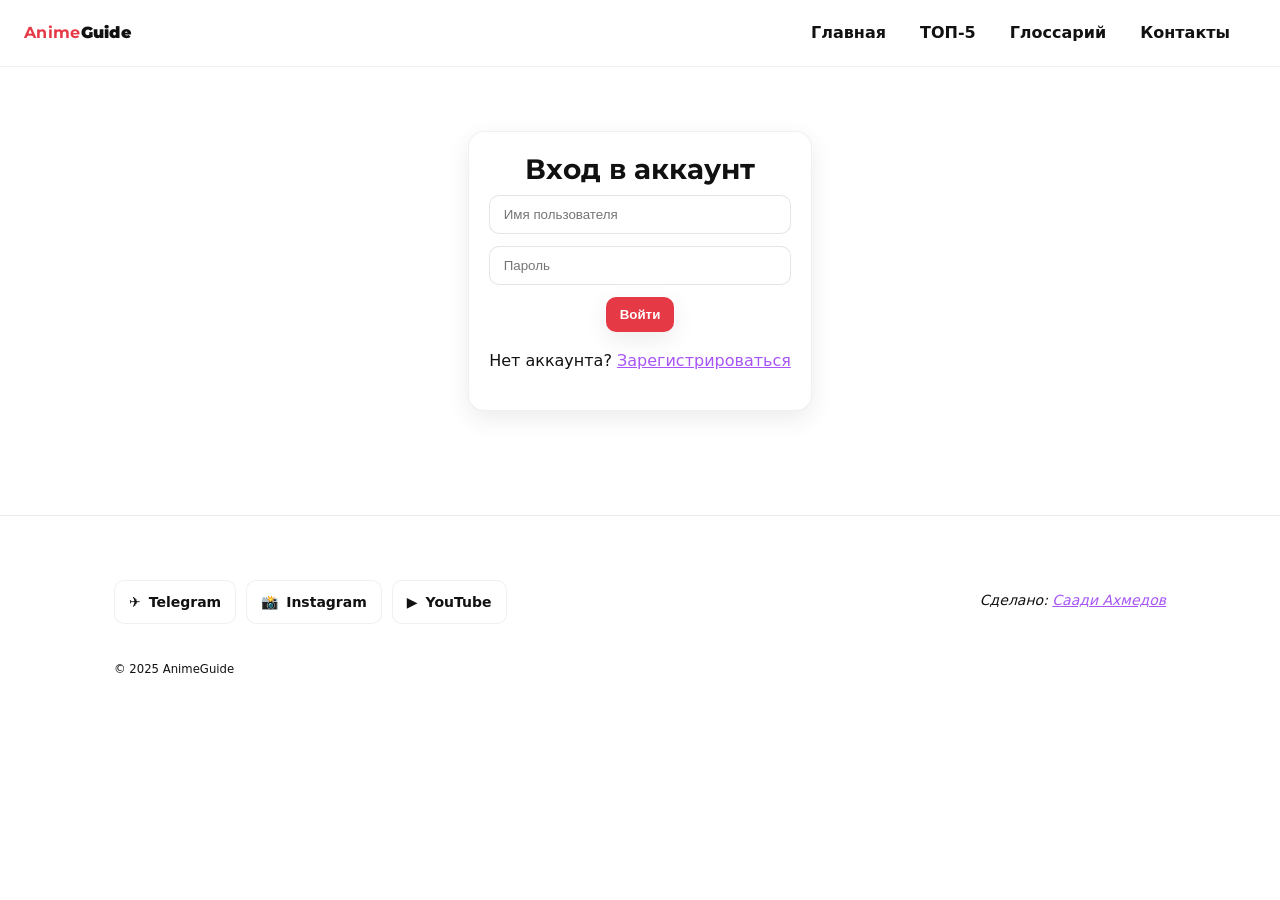
<file: pages/login.html>
<!DOCTYPE html>
<html lang="ru">
<head>
  <meta charset="UTF-8">
  <title>Вход — AnimeGuide</title>

  <link rel="stylesheet" href="../style.css?v=1">
  <link href="https://fonts.googleapis.com/css2?family=Inter:wght@400;600&family=Montserrat:wght@600;800&display=swap" rel="stylesheet">
  <link rel="icon" href="/favicon.png">
  <meta name="viewport" content="width=device-width, initial-scale=1">
</head>

<body>

<header class="site">
  <nav>
    <div class="logo"><b>Anime</b>Guide</div>
    <div class="nav-links">
      <a href="../index.html">Главная</a>
      <a href="../index.html#top-list">ТОП-5</a>
      <a href="../index.html#glossary">Глоссарий</a>
      <a href="../index.html#contacts">Контакты</a>
    </div>
  </nav>
    <div id="simple-burger">
      <div class="sb-btn"><span></span><span></span><span></span></div>

      <nav class="sb-menu">
        <a href="../#top">Главная</a>
        <a href="../#top-list">ТОП-5</a>
        <a href="../#glossary">Глоссарий</a>
        <a href="../#contacts">Контакты</a>
        <a href="login.html">Вход</a>
        <a href="signup.html">Регистрация</a>
      </nav>
    </div>
</header>

<main class="container">

  <section class="login" style="max-width:460px; margin:40px auto;">
    <h2 style="text-align:center;">Вход в аккаунт</h2>

    <form class="login-form" action="#" method="post" novalidate>
      <div class="row">
        <input type="text" name="username" placeholder="Имя пользователя" required>
      </div>

      <div class="row">
        <input type="password" name="password" placeholder="Пароль" required>
      </div>

      <div class="actions" style="justify-content:center;">
        <button type="submit" class="btn">Войти</button>
      </div>
    </form>

    <p style="text-align:center; margin-top:1rem;">
      Нет аккаунта?
      <a href="signup.html">Зарегистрироваться</a>
    </p>
  </section>

</main>

<footer class="site-footer">
  <div class="container">
    <div class="social-row">
      <div class="social">
        <a class="social-btn" href="#"><span class="ico">✈</span><span class="txt">Telegram</span></a>
        <a class="social-btn" href="#"><span class="ico">📸</span><span class="txt">Instagram</span></a>
        <a class="social-btn" href="#"><span class="ico">▶</span><span class="txt">YouTube</span></a>
      </div>
    </div>
    <address class="made-by">
      Сделано: <a href="mailto:saadi.ahmedov@yandex.ru">Саади Ахмедов</a>
    </address>
    <small>© 2025 AnimeGuide</small>
  </div>
</footer>

<script src="../script.js"></script>
</body>
</html>
</file>
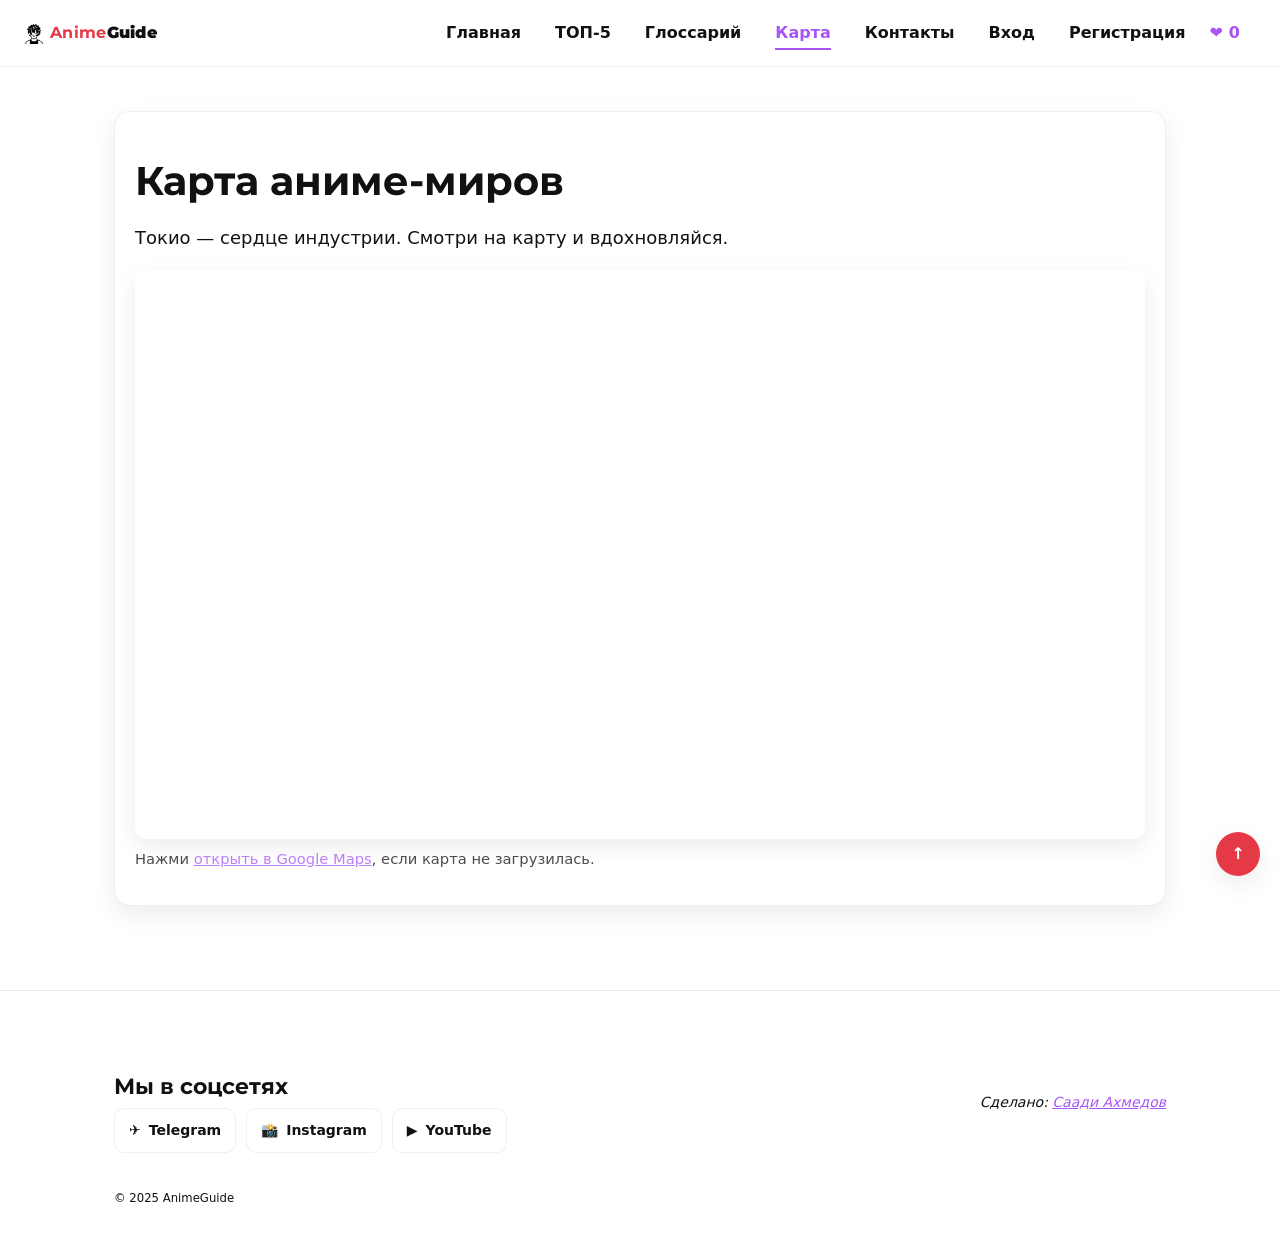
<file: pages/map.html>
<!DOCTYPE html>
<html lang="ru">
<head>
  <meta charset="UTF-8">
  <title>Карта — AnimeGuide</title>

  <link rel="stylesheet" href="../style.css?v=1">
  <link href="https://fonts.googleapis.com/css2?family=Inter:wght@400;600&family=Montserrat:wght@600;800&display=swap" rel="stylesheet">
  <meta name="viewport" content="width=device-width, initial-scale=1">

  <link rel="icon" href="/favicon.ico">
  <link rel="icon" type="image/png" href="/favicon.png?v=6">
</head>

<body>

<header class="site">
  <nav>
    <div class="logo"><b><img src="/favicon.png" width="20" height="20" style="vertical-align:middle; margin-right:6px;">Anime</b>Guide</div>

    <div class="nav-links">
      <a href="../index.html">Главная</a>
      <a href="../index.html#top-list">ТОП-5</a>
      <a href="../index.html#glossary">Глоссарий</a>
      <a href="map.html" class="current">Карта</a>
      <a href="../index.html#contacts">Контакты</a>

      <a href="login.html" class="auth-link">Вход</a>
      <a href="signup.html" class="auth-link">Регистрация</a>

      <div class="fav-icon">❤️ <span id="favCount">0</span></div>
    </div>
  </nav>
  <div id="simple-burger">
    <div class="sb-btn"><span></span><span></span><span></span></div>

      <nav class="sb-menu">
        <a href="../#top">Главная</a>
        <a href="../#top-list">ТОП-5</a>
        <a href="../#glossary">Глоссарий</a>
        <a href="../#contacts">Контакты</a>
        <a href="login.html">Вход</a>
        <a href="signup.html">Регистрация</a>
      </nav>
  </div>
</header>


<main class="container">
  
  <section id="map" aria-label="Карта: родина аниме — Токио">
    <h1>Карта аниме-миров</h1>
    <p class="lead">Токио — сердце индустрии. Смотри на карту и вдохновляйся.</p>

    <div class="embed">
      <iframe
        src="https://www.google.com/maps/embed?pb=!1m18!1m12!1m3!1d3240.868768382236!2d139.70030297626302!3d35.68959267258558!2m3!1f0!2f0!3f0!3m2!1i1024!2i768!4f13.1!3m3!1m2!1s0x60188cd1b274c5ad%3A0x2d9c2d3f9e8f3b5e!2sShinjuku%2C%20Tokyo!5e0!3m2!1sru!2sjp!4v1696430000000!5m2!1sru!2sjp"
        loading="lazy"
        allowfullscreen
        referrerpolicy="no-referrer-when-downgrade">
      </iframe>
    </div>

    <p class="meta">
      Нажми <a href="https://maps.google.com/?q=Shinjuku,Tokyo" target="_blank" rel="noopener">открыть в Google Maps</a>,
      если карта не загрузилась.
    </p>
  </section>

</main>


<footer class="site-footer">
  <div class="container">
    <div class="social-row">
      <h3 class="sr-only">Мы в соцсетях</h3>
      <div class="social">
        <a class="social-btn" href="#" aria-label="Telegram"><span class="ico">✈</span><span class="txt">Telegram</span></a>
        <a class="social-btn" href="#" aria-label="Instagram"><span class="ico">📸</span><span class="txt">Instagram</span></a>
        <a class="social-btn" href="#" aria-label="YouTube"><span class="ico">▶</span><span class="txt">YouTube</span></a>
      </div>
    </div>
    <address class="made-by">Сделано: <a href="mailto:saadi.ahmedov@yandex.ru">Саади Ахмедов</a></address>
    <small>© 2025 AnimeGuide</small>
  </div>
</footer>

<script src="../script.js"></script>
<a href="#top" class="to-top" aria-label="Наверх">↑</a>

<script src="../script.js"></script>
</body>
</html>
</file>
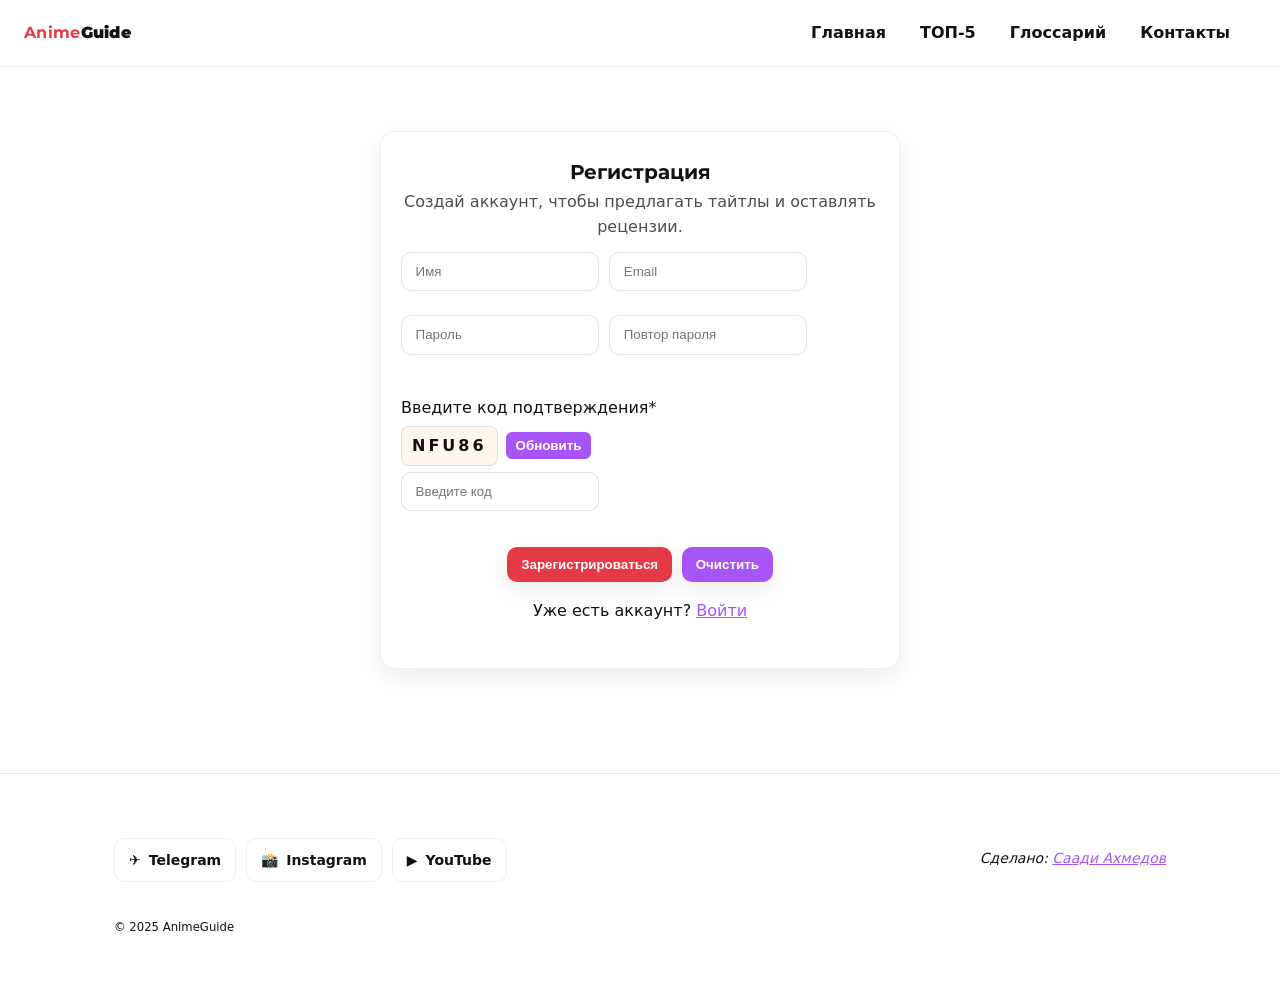
<file: pages/signup.html>
<!DOCTYPE html>
<html lang="ru">
<head>
  <meta charset="UTF-8">
  <title>Регистрация — AnimeGuide</title>

  <link rel="stylesheet" href="../style.css?v=1">
  <link href="https://fonts.googleapis.com/css2?family=Inter:wght@400;600&family=Montserrat:wght@600;800&display=swap" rel="stylesheet">
  <link rel="icon" href="/favicon.png">
  <meta name="viewport" content="width=device-width, initial-scale=1">
</head>

<body>

<header class="site">
  <nav>
    <div class="logo"><b>Anime</b>Guide</div>
    <div class="nav-links">
      <a href="../index.html">Главная</a>
      <a href="../index.html#top-list">ТОП-5</a>
      <a href="../index.html#glossary">Глоссарий</a>
      <a href="../index.html#contacts">Контакты</a>
    </div>
  </nav>
  <div id="simple-burger">
      <div class="sb-btn"><span></span><span></span><span></span></div>

      <nav class="sb-menu">
        <a href="../#top">Главная</a>
        <a href="../#top-list">ТОП-5</a>
        <a href="../#glossary">Глоссарий</a>
        <a href="../#contacts">Контакты</a>
        <a href="login.html">Вход</a>
        <a href="signup.html">Регистрация</a>
      </nav>
  </div>
</header>

<main class="container">

  <section class="signup" style="max-width:520px; margin:40px auto;">
    <div class="signup-inner">
      <h2 style="text-align:center;">Регистрация</h2>
      <p class="muted"4 style="text-align:center;">Создай аккаунт, чтобы предлагать тайтлы и оставлять рецензии.</p>

      <form class="signup-form" action="#" method="post" novalidate>

        <div class="row">
          <input type="text" name="username" placeholder="Имя" required>
          <input type="email" name="email" placeholder="Email" required>
        </div>

        <div class="row">
          <input type="password" name="pass" placeholder="Пароль" required>
          <input type="password" name="pass2" placeholder="Повтор пароля" required>
        </div>

        <div class="captcha-block" style="margin:1rem 0;">
          <label>Введите код подтверждения*</label>
  
          <div class="captcha-box">
            <span id="captchaText">XXXXX</span>
            <button type="button" id="refreshCaptcha">Обновить</button>
          </div>

          <input type="text" id="captchaInput" placeholder="Введите код" required>
        </div>


        <div class="actions" style="justify-content:center;">
          <button type="submit" class="btn">Зарегистрироваться</button>
          <button type="reset" class="btn alt">Очистить</button>
        </div>

      </form>

      <p style="text-align:center; margin-top:1rem;">
        Уже есть аккаунт?
        <a href="login.html">Войти</a>
      </p>
    </div>
  </section>

</main>

<footer class="site-footer">
  <div class="container">
    <div class="social-row">
      <div class="social">
        <a class="social-btn" href="#"><span class="ico">✈</span><span class="txt">Telegram</span></a>
        <a class="social-btn" href="#"><span class="ico">📸</span><span class="txt">Instagram</span></a>
        <a class="social-btn" href="#"><span class="ico">▶</span><span class="txt">YouTube</span></a>
      </div>
    </div>
    <address class="made-by">
      Сделано: <a href="mailto:saadi.ahmedov@yandex.ru">Саади Ахмедов</a>
    </address>
    <small>© 2025 AnimeGuide</small>
  </div>
</footer>

<script src="../script.js"></script>
</body>
</html>
</file>
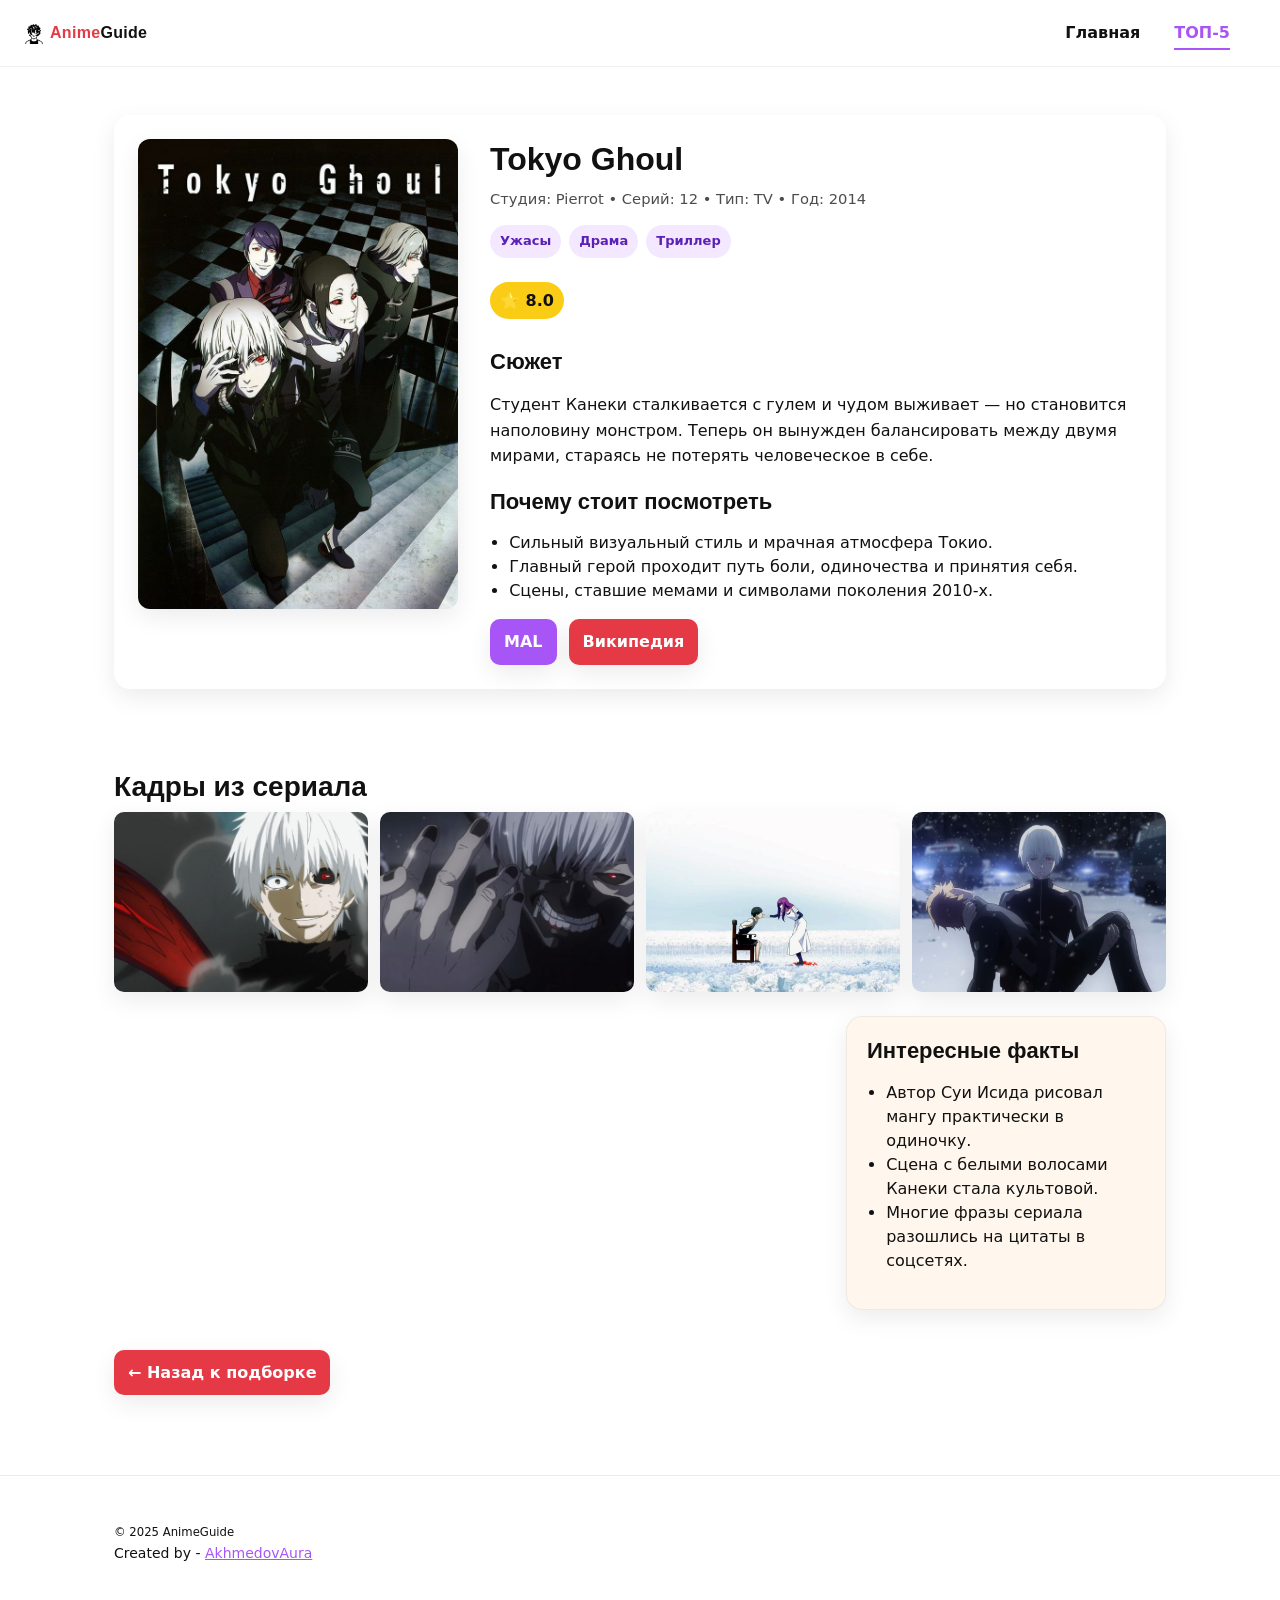
<file: Pages/tokyo-ghoul.html>
<!DOCTYPE html>
<html lang="ru">
<head>
  <meta charset="UTF-8" />
  <meta name="viewport" content="width=device-width, initial-scale=1" />
  <title>Tokyo Ghoul (2014) — AnimeGuide</title>
  <link rel="icon" href="../favicon.png">
  <link rel="stylesheet" href="../style.css">
</head>
<body>
<header class="site">
  <nav>
    <div class="logo"><b><img src="../favicon.png" alt="" width="20" height="20" style="vertical-align:middle;margin-right:6px;">Anime</b>Guide</div>
    <div class="nav-links" style="margin-left:auto">
      <a href="../index.html">Главная</a>
      <a href="../index.html#top-list" class="current">ТОП-5</a>
    </div>
  </nav>
</header>

<main class="container">
  <section class="anime-detail">
    <img src="../images/tk.jpg" alt="Tokyo Ghoul poster" class="anime-poster">

    <div class="anime-info">
      <h1>Tokyo Ghoul</h1>
      <p class="meta">Студия: Pierrot • Серий: 12 • Тип: TV • Год: 2014</p>

      <div class="chips">
        <span class="chip">Ужасы</span>
        <span class="chip">Драма</span>
        <span class="chip">Триллер</span>
      </div>

      <p class="rating">⭐ 8.0</p>

      <h2>Сюжет</h2>
      <p>
        Студент Канеки сталкивается с гулем и чудом выживает — но становится наполовину монстром.
        Теперь он вынужден балансировать между двумя мирами, стараясь не потерять человеческое в себе.
      </p>

      <h2>Почему стоит посмотреть</h2>
      <ul>
        <li>Сильный визуальный стиль и мрачная атмосфера Токио.</li>
        <li>Главный герой проходит путь боли, одиночества и принятия себя.</li>
        <li>Сцены, ставшие мемами и символами поколения 2010-х.</li>
      </ul>

      <div class="review-links">
        <a class="btn alt" href="https://myanimelist.net/anime/22319/Tokyo_Ghoul" target="_blank">MAL</a>
        <a class="btn" href="https://ru.wikipedia.org/wiki/Tokyo_Ghoul" target="_blank">Википедия</a>
      </div>
    </div>
  </section>

  <section class="gallery">
    <h2>Кадры из сериала</h2>
    <div class="gallery-grid">
      <img src="../images/tg1.jpg" alt="Tokyo Ghoul scene 1">
      <img src="../images/tg2.jpg" alt="Tokyo Ghoul scene 2">
      <img src="../images/tg3.jpg" alt="Tokyo Ghoul scene 3">
      <img src="../images/tg4.jpg" alt="Tokyo Ghoul scene 4">
    </div>
  </section>

  <aside class="facts">
    <h2>Интересные факты</h2>
    <ul>
      <li>Автор Суи Исида рисовал мангу практически в одиночку.</li>
      <li>Сцена с белыми волосами Канеки стала культовой.</li>
      <li>Многие фразы сериала разошлись на цитаты в соцсетях.</li>
    </ul>
  </aside>

  <p><a class="btn" href="../index.html#top-list">← Назад к подборке</a></p>
</main>

<footer class="site-footer">
  <div class="container">
    <div class="footer-bottom">
      <small>© 2025 AnimeGuide</small>
      <div class="creator-credit" aria-label="Автор сайта">
        Created by -
        <a href="https://akhmedovaura.vercel.app/" target="_blank" rel="noopener noreferrer">AkhmedovAura</a>
      </div>
    </div>
  </div>
</footer>




</body>
</html>
</file>
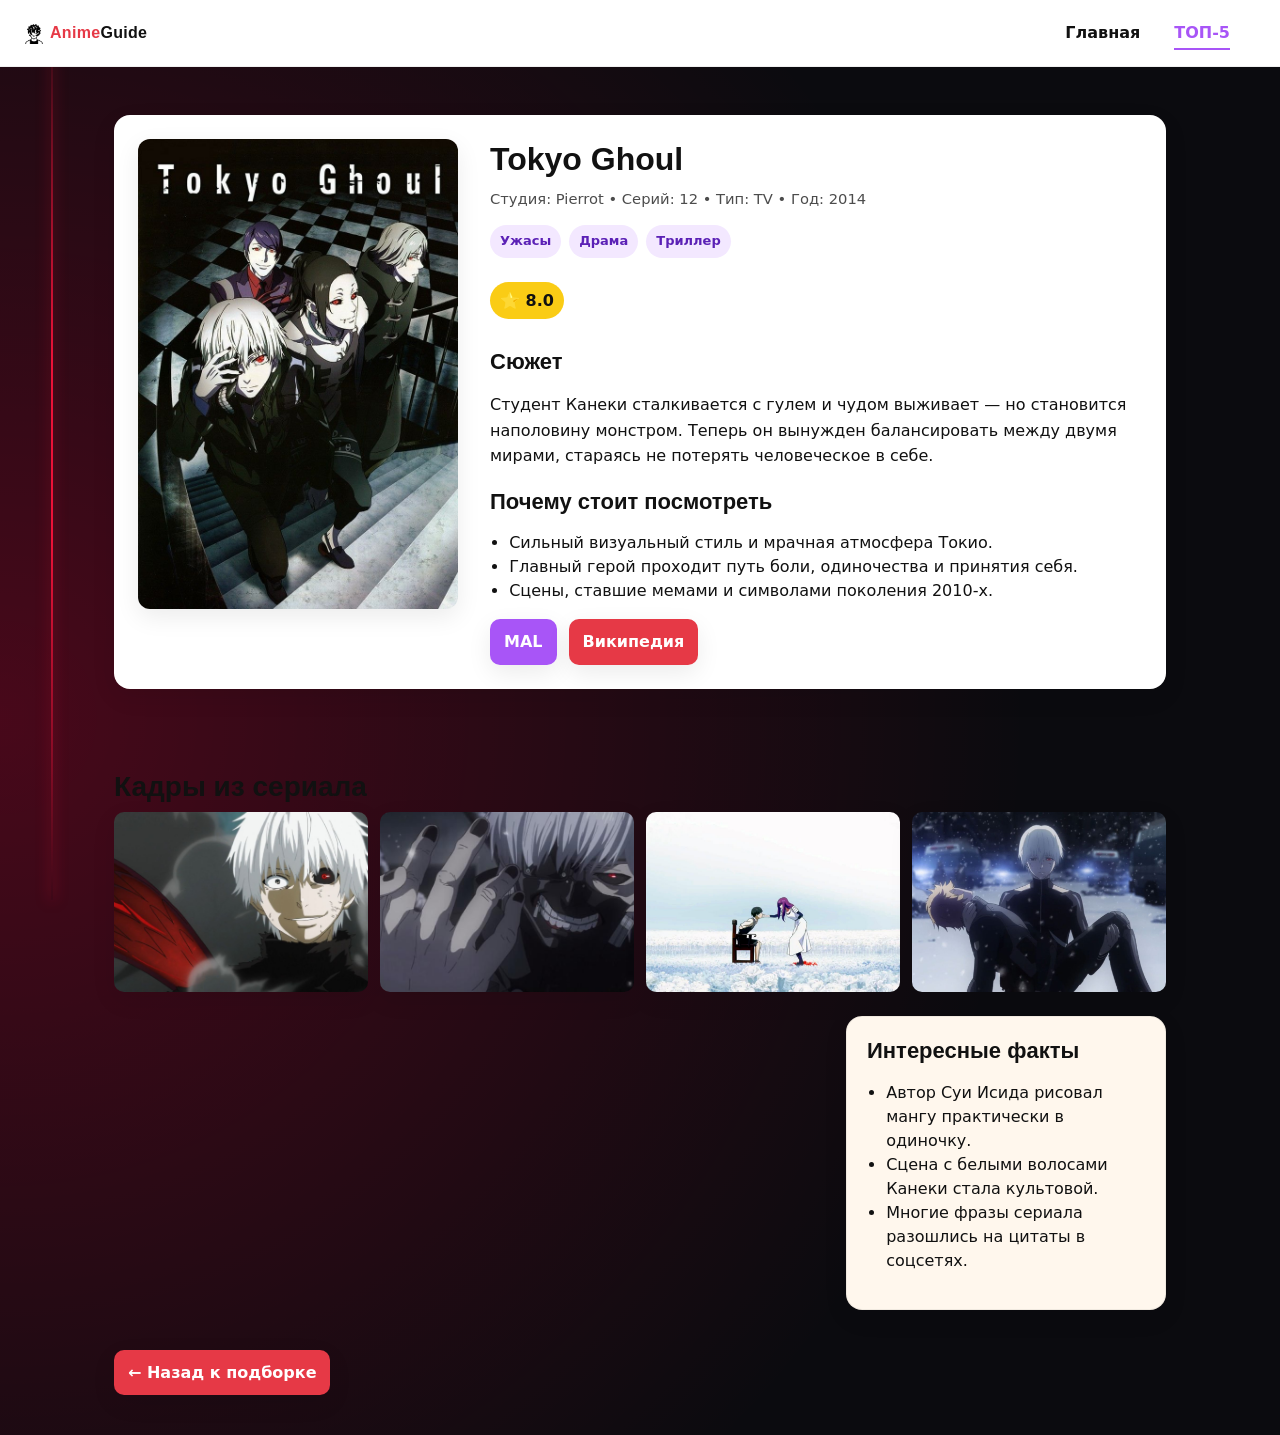
<file: pages/tokyo-ghoul.html>
<!DOCTYPE html>
<html lang="ru">
<head>
  <meta charset="UTF-8" />
  <meta name="viewport" content="width=device-width, initial-scale=1" />
  <title>Tokyo Ghoul (2014) — AnimeGuide</title>
  <link rel="icon" href="/favicon.png">
  <link rel="stylesheet" href="../style.css">
</head>
<body class = "tokyo-ghoul-bg">
<header class="site">
  <nav>
    <div class="logo"><b><img src="/favicon.png" alt="" width="20" height="20" style="vertical-align:middle;margin-right:6px;">Anime</b>Guide</div>
    <div class="nav-links" style="margin-left:auto">
      <a href="../index.html">Главная</a>
      <a href="../index.html#top-list" class="current">ТОП-5</a>
    </div>
  </nav>
  <div id="simple-burger">
    <div class="sb-btn"><span></span><span></span><span></span></div>

      <nav class="sb-menu">
        <a href="../#top">Главная</a>
        <a href="../#top-list">ТОП-5</a>
        <a href="../#glossary">Глоссарий</a>
        <a href="../#contacts">Контакты</a>
        <a href="login.html">Вход</a>
        <a href="signup.html">Регистрация</a>
    </nav>
  </div>
</header>

<main class="container">
  <section class="anime-detail">
    <img src="/images/tk.jpg" alt="Tokyo Ghoul poster" class="anime-poster">

    <div class="anime-info">
      <h1>Tokyo Ghoul</h1>
      <p class="meta">Студия: Pierrot • Серий: 12 • Тип: TV • Год: 2014</p>

      <div class="chips">
        <span class="chip">Ужасы</span>
        <span class="chip">Драма</span>
        <span class="chip">Триллер</span>
      </div>

      <p class="rating">⭐ 8.0</p>

      <h2>Сюжет</h2>
      <p>
        Студент Канеки сталкивается с гулем и чудом выживает — но становится наполовину монстром.
        Теперь он вынужден балансировать между двумя мирами, стараясь не потерять человеческое в себе.
      </p>

      <h2>Почему стоит посмотреть</h2>
      <ul>
        <li>Сильный визуальный стиль и мрачная атмосфера Токио.</li>
        <li>Главный герой проходит путь боли, одиночества и принятия себя.</li>
        <li>Сцены, ставшие мемами и символами поколения 2010-х.</li>
      </ul>

      <div class="review-links">
        <a class="btn alt" href="https://myanimelist.net/anime/22319/Tokyo_Ghoul" target="_blank">MAL</a>
        <a class="btn" href="https://ru.wikipedia.org/wiki/Tokyo_Ghoul" target="_blank">Википедия</a>
      </div>
    </div>
  </section>

  <section class="gallery">
    <h2>Кадры из сериала</h2>
    <div class="gallery-grid">
      <img src="/images/tg1.jpg" alt="Tokyo Ghoul scene 1">
      <img src="/images/tg2.jpg" alt="Tokyo Ghoul scene 2">
      <img src="/images/tg3.jpg" alt="Tokyo Ghoul scene 3">
      <img src="/images/tg4.jpg" alt="Tokyo Ghoul scene 4">
    </div>
  </section>

  <aside class="facts">
    <h2>Интересные факты</h2>
    <ul>
      <li>Автор Суи Исида рисовал мангу практически в одиночку.</li>
      <li>Сцена с белыми волосами Канеки стала культовой.</li>
      <li>Многие фразы сериала разошлись на цитаты в соцсетях.</li>
    </ul>
  </aside>

  <p><a class="btn" href="../index.html#top-list">← Назад к подборке</a></p>
</main>




<script src="../script.js"></script>
</body>
</html>
</file>
<file: style.css>
/* Заголовки */
  h1, h2, h3, .logo {
    font-family: 'Montserrat', sans-serif;
  }

    /* ===== Палитра проекта  ===== */
    :root{
      --bg:#FFFFFF; --ink:#111111; --ivory:#FFF7ED;
      --red:#E63946; --purple:#A855F7; --gold:#FACC15;
      --chipBg:#F3E8FF; --chipInk:#5B21B6;
      --radius:16px; --shadow:0 8px 24px rgba(0,0,0,.08);
    }

    /* Кнопка Наверх (fixed) */
    .to-top{
        position:fixed; right:20px; bottom:24px; z-index:20;
        width:44px; height:44px; display:grid; place-items:center;
        background:var(--red); color:#fff; text-decoration:none; font-weight:900;
        border-radius:50%; box-shadow:var(--shadow);
        transition: transform .15s, filter .2s;
    }
        .to-top:hover{ transform: translateY(-1px); filter:brightness(.95) }
        .to-top:active{ transform: translateY(0) }


    *{box-sizing:border-box}
    html,body{margin:0; overflow-x: hidden;}
    body{
      font:16px/1.6 system-ui,-apple-system,Segoe UI,Roboto,Inter,Arial,sans-serif;
      background:var(--bg); color:var(--ink);
    }
    a{color:var(--purple); text-decoration:underline}
    a:hover{color:var(--red)}
    .container{max-width:1100px; margin:0 auto; padding:24px}
    header.site{
      position:sticky; top:0; z-index:10;
      background:var(--bg); border-bottom:1px solid rgba(0,0,0,.06);
      backdrop-filter:saturate(1.1) blur(4px);
    }
    nav{
      display:flex; align-items:center; gap:16px; padding:12px 24px;
    }
    .logo{font-weight:900; letter-spacing:.3px}
    .logo b{color:var(--red)}
    .nav-links{display:flex; gap:14px; margin-left:auto}
    .nav-links a{ text-decoration:none; padding:8px 10px }
    .search{display:flex; gap:8px; align-items:center}
    .search input{
      border:1px solid rgba(0,0,0,.12); border-radius:999px; padding:8px 12px; width:220px;
    }

    h1,h2,h3{line-height:1.25}
    h1{font-size:40px; margin:24px 0 8px}
    h2{font-size:28px; margin:24px 0 8px}
    h3{font-size:22px; margin:18px 0 8px}

    .lead{font-size:18px}
    .tagline{background:var(--ivory); padding:12px 16px; border-radius:12px; border:1px solid rgba(0,0,0,.06)}

    /* ===== Демо-карточка тайтла (встроим как контент) ===== */
    .card{
      display:grid; grid-template-columns:260px 1fr; gap:20px;
      background:var(--ivory); border:1px solid rgba(0,0,0,.06);
      border-radius:var(--radius); box-shadow:var(--shadow); padding:20px;
    }
    .cover{width:100%; aspect-ratio:3/4; border-radius:12px; object-fit:cover; background:#ddd}
    .head{display:flex; flex-wrap:wrap; align-items:center; gap:12px}
    .title{margin:0; font-size:28px; font-weight:900}
    .rating{display:inline-flex; align-items:center; gap:6px; background:var(--gold); color:#111;
      padding:6px 10px; border-radius:999px; font-weight:800}
    .chips{margin:10px 0 8px; display:flex; flex-wrap:wrap; gap:8px}
    .chip{background:var(--chipBg); color:var(--chipInk); padding:6px 10px; border-radius:999px; font-size:13px; font-weight:600}
    .meta{font-size:14px; opacity:.85}
    .desc{margin:10px 0 16px}
    .btn{
      appearance:none; border:0; cursor:pointer; padding:10px 14px; border-radius:10px;
      font-weight:800; color:#fff; background:var(--red);
    }
    .btn.alt{background:var(--purple)}
    .stack{display:grid; gap:18px}

    .card {
        position: relative; /* чтобы внутри можно было позиционировать "ТОП" */
    }

    .card .top-badge {
        position: absolute;
        top: 10px;
        left: -10px;
        background: var(--purple);
        color: #fff;
        font-weight: 800;
        font-size: 14px;
        padding: 6px 12px;
        border-radius: 0 var(--radius) var(--radius) 0;
        box-shadow: var(--shadow);
        z-index: 2; /* вот ключ */
    }


    /* ===== ARTICLE: мини-рецензия ===== */
  .review{
    background:#fff;
    border:1px solid rgba(0,0,0,.06);
    border-radius:var(--radius);
    box-shadow:var(--shadow);
    padding:20px;
    margin:24px 0;
  }
  .review h2{ margin-top:0 }
  .review-lead{ font-size:15px; opacity:.8; margin-top:-6px; }
  .review-links{ display:flex; gap:12px; flex-wrap:wrap; }
  
  .review-links a {
  appearance: none;
  border: 0;
  cursor: pointer;
  display: inline-block;
  padding: 10px 14px;
  border-radius: 10px;
  font-weight: 800;
  color: #fff;
  background: var(--red);         /* как у "Подробнее" */
  text-decoration: none;
  box-shadow: var(--shadow);
  transition: background .2s, transform .15s;
  }

  .review-links a:first-child {
    background: var(--purple);      /* первая кнопка — фиолетовая (MAL) */
  }

  .review-links a:hover {
    transform: translateY(-1px);
    box-shadow: 0 8px 18px rgba(0,0,0,.12);
    filter: brightness(0.95);
  }

  .review-links a:active {
    transform: translateY(0);
    box-shadow: none;
  }


  /* ===== ASIDE: интересные факты ===== */
.facts {
  background: var(--ivory);
  border: 1px solid rgba(0,0,0,.06);
  border-radius: var(--radius);
  box-shadow: var(--shadow);
  padding: 20px;
  margin: 24px 0;
  max-width: 320px;
}

.facts h2 {
  margin-top: 0;
  font-size: 22px;
}

.facts ul {
  padding-left: 1.2rem;
  line-height: 1.5;
}

/* Демонстрация float */
.float-demo{
  background:#fff; border:1px solid rgba(0,0,0,.06);
  border-radius:var(--radius); box-shadow:var(--shadow);
  padding:20px; margin:24px 0;
}
.float-demo img{
  float:left; width:220px; height:auto;
  margin:0 16px 8px 0; border-radius:12px;
}
/* clearfix, чтобы родитель оборачивал плавающий элемент */
.float-demo::after{ content:""; display:block; clear:both; }



  /* Списки и таблицы терминов */
  ol{padding-left:1.4rem}
  ul{padding-left:1.4rem}
  /* --- Глоссарий: простой и устойчивый (без грида) --- */
  #glossary .term {
    margin-bottom: 14px;
    padding: 8px 12px;
    background: var(--ivory);
    border-left: 4px solid var(--purple);
    border-radius: 6px;
  }
  #glossary .term strong {
    display: block;
    font-weight: 800;
    color: var(--ink);
    margin-bottom: 4px;
  }
  #glossary .term span {
    display: block;
    line-height: 1.5;
  }


    /* Картинка-карта */
    .map-wrap{display:grid; gap:8px; padding:12px; border:1px dashed rgba(0,0,0,.2); border-radius:12px}

    footer{margin-top:40px; padding:20px 0; border-top:1px solid rgba(0,0,0,.08); font-size:14px}

    @media (max-width:720px){
      .card{grid-template-columns:1fr}
      .search input{width:160px}
    }

    /* ===== NAV: ссылки меню с hover / active / visited ===== */
  .nav-links a{
    position: relative;
    display: inline-block;
    padding: 8px 10px;
    font-weight: 600;
    color: var(--ink);
    text-decoration: none;
    transition: color .2s, transform .12s;
  }

  /* аккуратное «подчёркивание» анимацией */
  .nav-links a::after{
    content:"";
    position:absolute;
    left:10px; right:10px; bottom:4px;
    height:2px;
    background: currentColor;
    transform: scaleX(0);
    transform-origin:left;
    transition: transform .25s ease;
  }

  /* наведение */
  .nav-links a:hover{
    color: var(--red);
  }
  .nav-links a:hover::after,
  .nav-links a:focus-visible::after{
    transform: scaleX(1);
  }

  /* клик (active)*/
  .nav-links a:active{
    transform: translateY(1px);
  }

  /* visited — слегка приглушаем тон, но не ломаем палитру */
  .nav-links a:visited{
    color: #222;          
    opacity: .95;
  }

  /* текущая страница */
  .nav-links a.current{
    color: var(--purple);
  }
  .nav-links a.current::after{
    transform: scaleX(1);
    background: var(--purple);
  }

  /* фокус клавиатурой — заметная подсветка */
  .nav-links a:focus-visible{
    outline: 2px solid color-mix(in srgb, var(--purple) 60%, transparent);
    outline-offset: 2px;
    border-radius: 8px;
  }

  /* ===== FORM: карточка формы ===== */
.form-card{
  background:#fff;
  border:1px solid rgba(0,0,0,.06);
  border-radius:var(--radius);
  box-shadow:var(--shadow);
  padding:1.5rem;         /* относительные единицы */
  margin:1.5rem 0;
}
.form-card .fs{border:0; margin:0 0 1rem; padding:0;}
.form-card legend{font-weight:800; margin-bottom:.5rem;}
.form-grid{display:grid; grid-template-columns:repeat(2,minmax(0,1fr)); gap:.85rem 1rem;}
@media (max-width:720px){ .form-grid{grid-template-columns:1fr;} }

.form-card label{font-weight:600;}
.form-card input[type="text"],
.form-card input[type="email"],
.form-card input[type="tel"],
.form-card input[type="password"],
.form-card input[type="number"],
.form-card input[type="datetime-local"],
.form-card input[type="file"],
.form-card textarea,
.form-card select{
  width:100%;
  padding:.65rem .8rem;
  border:1px solid rgba(0,0,0,.15);
  border-radius:10px;
  background:#fff;
  color:var(--ink);
  font:inherit;
}
.form-card textarea{min-height:8rem; resize:vertical;}
.form-card ::placeholder{color:rgba(0,0,0,.45);} /* п.3 */

.form-card input:focus,
.form-card textarea:focus,
.form-card select:focus{
  outline:none;                                /* п.2 — :focus */
  border-color: color-mix(in srgb, var(--purple) 60%, transparent);
  box-shadow:0 0 0 .20rem color-mix(in srgb, var(--purple) 18%, transparent);
}

.inline{display:flex; flex-wrap:wrap; gap:.75rem; align-items:center;}
.inline > label{font-weight:400;}
.agree input{transform:scale(1.1);}

.actions{display:flex; gap:.75rem; margin-top:.5rem;}

/* Блоки карты */
#map {
  background:#fff;
  border:1px solid rgba(0,0,0,.06);
  border-radius:var(--radius);
  box-shadow:var(--shadow);
  padding:1.25rem;
  margin:1.25rem 0;
}

/* Адаптивная рамка 16:9 через aspect-ratio */
.embed{
  position:relative;
  border-radius:12px;
  overflow:hidden;
  box-shadow:var(--shadow);
}
.embed iframe{
  width:100%;
  aspect-ratio:16 / 9;      /* современный способ */
  display:block;
  border:0;
}

/* подпись/мета */
.meta{font-size:.92rem; opacity:.75; margin-top:.5rem}




.gallery-top {
  background:#fff; border:1px solid rgba(0,0,0,.06);
  border-radius:var(--radius); box-shadow:var(--shadow);
  padding:1.25rem; margin:1.5rem 0;
  overflow-x: auto;
  max-width: 100%;
  margin: 0 auto;
  -webkit-overflow-scrolling: touch;
}
.gallery h2{ margin-top:0; }

/* превращаем галерею в горизонтальную ленту */
.gallery-top .grid {
  display: flex;
  flex-wrap: nowrap;        /* запрет переносов */
  gap: 14px;
  overflow-x: auto;
  scroll-behavior: smooth;
  padding-bottom: 10px;
  justify-content: flex-start;
  width: max-content;
}

/* карточки — фиксированной ширины */
.gallery-top figure {
  flex: 0 0 260px;          /* ширина каждой */
}

.gallery figure{
  flex: 1 1 calc(25% - 12px);           /* 4-в-ряд на десктопе */
  min-width:180px; max-width:280px;
  margin:0; background:var(--ivory);
  border:1px solid rgba(0,0,0,.06);
  border-radius:12px; overflow:hidden;
  box-shadow:var(--shadow);
}
.gallery img{
  display:block; width:100%; height:180px; object-fit:cover;
}
.gallery figcaption{
  padding:.6rem .7rem; font-weight:600;
}

/* адаптив: планшет */
@media (max-width: 1024px){
  .gallery figure{ flex-basis: calc(33.333% - 12px); } /* 3 в ряд */
}
/* адаптив: мобилки */
@media (max-width: 640px){
  .gallery figure{ flex-basis: calc(50% - 12px); }     /* 2 в ряд */
}
@media (max-width: 400px){
  .gallery figure{ flex-basis: 100%; }                 /* 1 в столбик */
}


/* Заголовок секции: заголовок + колокольчик справа */
.section-head{
  display:flex; align-items:center; justify-content:space-between;
  gap:12px; margin-bottom:.25rem;
}

/* Колокольчик (summary) */
.notif { position:relative; }
.notif-btn{
  list-style:none;           /* прячем маркер summary */
  display:inline-grid; place-items:center;
  width:40px; height:40px; border-radius:50%;
  background:var(--ivory); color:var(--ink);
  box-shadow:var(--shadow);
  cursor:pointer; user-select:none;
  border:1px solid rgba(0,0,0,.06);
  transition: transform .15s, filter .2s;
}
.notif-btn:hover{ transform: translateY(-1px); filter:brightness(.98) }
.notif-btn:active{ transform: translateY(0) }
/* убираем стандартный треугольник summary */
.notif-btn::-webkit-details-marker{ display:none; }

/* бейдж количества */
.badge{
  position:absolute; top:-4px; right:-4px;
  min-width:18px; height:18px; padding:0 4px;
  border-radius:999px; background:var(--purple); color:#fff;
  font:700 12px/18px Inter, system-ui, sans-serif;
  box-shadow:0 2px 6px rgba(0,0,0,.15);
}

/* Выпадающий список */
.notif-list{
  position:absolute; right:0; top:calc(100% + 10px);
  width:min(360px, 86vw);
  background:#fff; color:var(--ink);
  border:1px solid rgba(0,0,0,.06);
  border-radius:12px; box-shadow:var(--shadow);
  padding:10px; margin:0;
  display:grid; gap:8px;
  transform: translateY(-6px);
  opacity:0; pointer-events:none;
  transition: transform .18s ease, opacity .18s ease;
  z-index:30;
}
.notif[open] .notif-list{
  transform: translateY(0);
  opacity:1; pointer-events:auto;
}

/* Элемент уведомления */
.notif-list li{
  list-style:none; background:var(--ivory);
  border-radius:10px; padding:10px 12px;
  border:1px solid rgba(0,0,0,.05);
  display:flex; align-items:start; gap:8px; justify-content:space-between;
}
.notif-list li a{ text-decoration:none; color:var(--purple); font-weight:600; }
.notif-list li a:hover{ color:var(--red); }
.notif-list time{ opacity:.6; font-size:.85em; white-space:nowrap; margin-left:8px; }

/* На узких ширинах — пусть блок тянется на всю */
@media (max-width:520px){
  .section-head{ align-items:flex-start; }
  .notif-list{ width:90vw; }
}


/* Базовая раскладка галереи уже есть — слегка улучшим подпись */
.gallery figure{ display:flex; flex-direction:column; }
.gallery figcaption{
  display:flex; align-items:center; justify-content:space-between;
  gap:10px; padding:.6rem .7rem; font-weight:600;
}

/* БАЗА для всех 4х кнопок */
.uibt{
  position:relative; z-index:0;
  display:inline-grid; place-items:center;
  height:36px; padding:0 14px;
  border-radius:10px;
  font-weight:800; text-decoration:none;
  border:1px solid rgba(0,0,0,.12);
  color:var(--ink); background:#fff;
  transition: transform .2s, box-shadow .2s, color .2s, border-color .2s;
}

/* ========== ВАРИАНТ 1 (для 1-й карточки): "подчёркивание слайдом" ========== */
.gallery figure:nth-child(1) .uibt{
  background:transparent; border-color:transparent;
}
.gallery figure:nth-child(1) .uibt::after{
  content:""; position:absolute; left:10px; right:10px; bottom:8px;
  height:2px; background: currentColor;
  transform: scaleX(0); transform-origin:left;
  transition: transform .25s;
}
.gallery figure:nth-child(1) .uibt:hover{ color:var(--red); }
.gallery figure:nth-child(1) .uibt:hover::after{ transform: scaleX(1); }

/* ========== ВАРИАНТ 2 (для 2-й карточки): "заливка слева" (::before) ========== */
.gallery figure:nth-child(2) .uibt{
  overflow:hidden; color:#fff; border-color:var(--purple);
}
.gallery figure:nth-child(2) .uibt::before{
  content:""; position:absolute; inset:0; z-index:-1;
  background:var(--purple);
  transform: translateX(-100%); transition: transform .3s;
}
.gallery figure:nth-child(2) .uibt:hover::before{ transform: translateX(0); }
.gallery figure:nth-child(2) .uibt:hover{ box-shadow:0 8px 18px rgba(168,85,247,.25); }

/* ========== ВАРИАНТ 3 (для 3-й карточки): "soft-glow" + лёгкий подъём ========== */
.gallery figure:nth-child(3) .uibt{
  background:var(--ivory); border-color:rgba(0,0,0,.08);
}
.gallery figure:nth-child(3) .uibt:hover{
  transform: translateY(-1px);
  box-shadow: 0 10px 22px rgba(0,0,0,.10), 0 0 0 4px rgba(168,85,247,.12);
}

/* ========== ВАРИАНТ 4 (для 4-й карточки): "outline → solid" ========== */
.gallery figure:nth-child(4) .uibt{
  background:#fff; border:2px solid var(--red); color:var(--red);
}
.gallery figure:nth-child(4) .uibt:hover{
  background:var(--red); color:#fff;
  transform: translateY(-1px) scale(1.02);
  box-shadow: 0 10px 20px rgba(168,85,247,.25);
}
.gallery figure:nth-child(4) .uibt:active{
  transform: translateY(0) scale(1);
}

/* Уважение к reduce-motion */
@media (prefers-reduced-motion: reduce){
  .uibt, .uibt::before, .uibt::after { transition: none !important; }
}

.gallery .grid .btn {
  background: var(--purple);
  color: #fff;
}

/* Заголовок + кнопка в подписи */
.gallery figcaption{
  display:flex; align-items:center; justify-content:space-between;
  gap:10px;
}

/* Кнопка в галерее — заполнена сразу */
.gallery .uibt{
  display:inline-block;
  padding:10px 14px;
  border-radius:12px;
  background:var(--purple) !important;  /* сразу фиолетовая */
  color:#fff !important;
  border:none !important;
  text-decoration:none;
  font-weight:800;
  line-height:1;
  box-shadow:var(--shadow);
  transition:transform .15s, filter .2s;
}

/* эффект наведения, если нужно */
.gallery .uibt:hover{ transform:translateY(-1px); filter:brightness(.96); }
.gallery .uibt:active{ transform:translateY(0); }

/* ====== GALLERY : hover-эффекты на карточках ====== */
.gallery figure{
  position: relative;
  overflow: hidden;
  transition: transform .25s ease, box-shadow .25s ease;
  will-change: transform;
}

.gallery figure::before{
  /* полупрозрачный градиент-оверлей */
  content:"";
  position:absolute; inset:0;
  background:linear-gradient(to top, rgba(0,0,0,.55), rgba(0,0,0,0) 60%);
  opacity:0;
  transition: opacity .25s ease;
  pointer-events:none;
  z-index:1;
}

.gallery figure img{
  transition: transform .35s ease;
  will-change: transform;
}

/* состояние наведения */
.gallery figure:hover{
  transform: translateY(-4px);
  box-shadow: 0 12px 28px rgba(0,0,0,.12);
}
.gallery figure:hover img{ transform: scale(1.05); }
.gallery figure:hover::before{ opacity:1; }

/* подпись поверх слегка "подталкиваем" вверх на hover (без дергания) */
.gallery figure figcaption{
  position: relative;
  z-index:2;
  transition: transform .25s ease;
}
.gallery figure:hover figcaption{ transform: translateY(-2px); }

/* ===== Соцкнопки ===== */
.social-row { margin-top:1.25rem; margin-bottom:1rem; }
.social{ display:flex; gap:10px; align-items:center; flex-wrap:wrap; }

.social-btn{
  --pad:10px 14px;
  position:relative;
  display:inline-flex; align-items:center; gap:8px;
  padding:var(--pad);
  border-radius:10px;
  overflow:hidden;
  text-decoration:none;
  color:var(--ink);
  background:linear-gradient(180deg,#fff,#fff); /* fallback */
  border:1px solid rgba(0,0,0,.06);
  font-weight:700;
  transition:transform .15s ease, color .15s ease;
  cursor: pointer; /* п.17: cursor */
}

/* базовый внутренний слой (градиент появится сверху через ::before) */
.social-btn::before{
  content:"";
  position:absolute; inset:0;
  background: linear-gradient(90deg, color-mix(in srgb, var(--purple) 60%, white) 0%, color-mix(in srgb, var(--red) 50%, white) 100%);
  transform: translateY(-110%); /* спрятан сверху */
  transition: transform .35s cubic-bezier(.2,.9,.2,1);
  z-index:0;
  mix-blend-mode:normal;
  opacity:.95;
}

/* текст поверх градиента */
.social-btn .ico, .social-btn .txt{ position:relative; z-index:1; color:var(--ink); }
.social-btn .ico{ font-size:14px; }

/* при ховере — градиент опускается и перекрывает фон; текст становится белым */
.social-btn:hover::before{ transform: translateY(0); }
.social-btn:hover .txt, .social-btn:hover .ico{ color:#fff; }

/* разные цвета (если нужно) — можно локально переопределить */
.social-btn:nth-child(1)::before{ background: linear-gradient(90deg, #2EA0E6, #5ECBF9); } /* Telegram-like */
.social-btn:nth-child(2)::before{ background: linear-gradient(135deg, #F58529, #DD2A7B, #8134AF, #515BD4); } /* Insta-like */
.social-btn:nth-child(3)::before{ background: linear-gradient(90deg, #FF3B3B, #FF7A6B); } /* YouTube-like */

/* небольшой отклик при клике */
.social-btn:active{ transform: translateY(1px); }

/*  Форма регистрации (glassmorphism + аним квадраты) */
.signup {
  background:#fff;
  border:1px solid rgba(0,0,0,.06);
  border-radius:var(--radius);
  box-shadow:var(--shadow);
  padding:1.25rem;
  margin:1.5rem 0;
}


/* внутренний контейнер для контента (чтоб квадраты не мешали) */
.signup-inner{ position:relative; z-index:2; padding:0.5rem 0; }
.signup h2{ margin:0 0 .25rem; font-size:20px; }
.signup .muted{ margin:0 0 12px; opacity:.75; }

/* форма */
.signup-form .row{ display:flex; gap:10px; margin-bottom:.75rem; }
.signup-form input {
  padding:.7rem .85rem;
  border-radius:10px;
  border:1px solid rgba(0,0,0,.1);
}

.signup-form input:focus{ box-shadow:0 6px 18px rgba(11,12,30,.06); transform:translateY(-1px); border-color: color-mix(in srgb, var(--purple) 45%, transparent); }

/* кнопки как у основного сайта */
.signup .actions{ display:flex; gap:.6rem; margin-top:.5rem; }
.signup .btn{ padding:10px 14px; border-radius:10px; font-weight:800; color:#fff; background:var(--red); border:0; cursor:pointer; }
.signup .btn.alt{ background:var(--purple); }





/* адаптив */
@media (max-width:720px){
  .signup-form .row{ flex-direction:column; }
  .signup .sq{ display:none; } /* прячем декор на узких экранах для читаемости */
}

footer .container {
  display: grid;
  grid-template-columns: 1fr auto;
  align-items: center;
  gap: 20px;
}

.signup-form {
  display: flex;
  flex-direction: column;
  gap: 12px;
}


header.site nav { display: grid; grid-template-columns: auto 1fr auto; align-items: center; gap: 16px; }

/* ===== Ставим review + facts в две колонки, остальное — на всю ===== */
@media (min-width: 900px){
  main.container{
    display: grid;
    grid-template-columns: minmax(0,1fr) 320px;
    gap: 24px;
    align-items: start;
  }

  /* всё, кроме этих двух — растягиваем на всю ширину */
  main.container > :not(.review):not(.facts){
    grid-column: 1 / -1 !important;
  }

  /* сами два блока — в разные колонки одной строки */
  .review{ grid-column: 1 / 2 !important; }
  .facts { grid-column: 2 / 3 !important; margin: 0 !important; max-width: none !important; }
}

/* ===== Anime detail layout ===== */
.anime-detail {
  display: grid;
  grid-template-columns: 320px 1fr;
  gap: 32px;
  align-items: start;
  background: #fff;
  border-radius: var(--radius);
  box-shadow: var(--shadow);
  padding: 24px;
  margin: 24px 0;
}

.anime-poster {
  width: 100%;
  border-radius: 12px;
  object-fit: cover;
  box-shadow: var(--shadow);
}

.anime-info h1 {
  margin-top: 0;
  font-size: 32px;
  font-weight: 900;
}

.anime-info h2 {
  margin-top: 1.2rem;
  font-size: 22px;
}

.anime-info ul {
  padding-left: 1.2rem;
  line-height: 1.5;
}

.anime-info .rating {
  display: inline-block;
  background: var(--gold);
  color: #111;
  padding: 6px 10px;
  border-radius: 999px;
  font-weight: 800;
  margin-bottom: 10px;
}

/* адаптив */
@media (max-width: 820px) {
  .anime-detail {
    grid-template-columns: 1fr;
  }
  .anime-poster {
    max-width: 400px;
    margin: 0 auto;
  }
}

.gallery {
  margin-top: 32px;
}
.gallery-grid {
  display: grid;
  grid-template-columns: repeat(auto-fit, minmax(220px, 1fr));
  gap: 12px;
}
.gallery-grid img {
  width: 100%;
  border-radius: 10px;
  object-fit: cover;
  box-shadow: var(--shadow);
  transition: transform 0.2s ease;
}
.gallery-grid img:hover {
  transform: scale(1.03);
}

/* === Buttons (единый стиль по сайту) === */
.btn{
  display:inline-block;
  padding:10px 14px;
  border-radius:10px;
  font-weight:800;
  text-decoration:none;
  border:0;
  cursor:pointer;
  background: var(--red);
  color:#fff !important;              /* перекрываем глобальный a:hover */
  box-shadow: var(--shadow);
  transition: transform .15s, filter .2s;
}
.btn.alt{ background: var(--purple); }

.btn:hover{
  transform: translateY(-1px);
  filter: brightness(.96);
  color:#fff !important;              /* чтобы текст не красился в var(--red) */
}
.btn:active{
  transform: translateY(0);
}

/* На всякий случай: ссылки-кнопки в .review-links */
.review-links a.btn{ background: var(--red); }
.review-links a.btn.alt{ background: var(--purple); }

/* Если где-то есть «стрелка назад» как кнопка-ссылка */
a.btn.back{ background: var(--purple); }
a.btn.back:hover{ filter: brightness(.95); }

.login {
  background:#fff;
  border:1px solid rgba(0,0,0,.06);
  border-radius:var(--radius);
  box-shadow:var(--shadow);
  padding:1.25rem;
  margin:1.5rem 0;
}
.login h2 {
  margin-top:0;
}
.login-form .row {
  display:flex;
  gap:10px;
  margin-bottom:.75rem;
}
.login-form input {
  flex:1;
  padding:.7rem .85rem;
  border-radius:10px;
  border:1px solid rgba(0,0,0,.1);
}

.captcha-block {
  margin: 1rem 0;
}
.captcha-box {
  display: flex;
  align-items: center;
  gap: 8px;
  margin: 6px 0;
}
#captchaText {
  font-weight: 800;
  letter-spacing: 3px;
  background: var(--ivory);
  padding: 6px 10px;
  border-radius: 8px;
  border: 1px solid rgba(0,0,0,.1);
  user-select: none;
}
#refreshCaptcha {
  border: 0;
  background: var(--purple);
  color: #fff;
  font-weight: 700;
  padding: 6px 10px;
  border-radius: 6px;
  cursor: pointer;
}
#refreshCaptcha:hover {
  filter: brightness(.9);
}

.fav-icon {
  font-weight: 700;
  color: var(--purple);
  display: flex;
  align-items: center;
  gap: 6px;
}
.add-fav {
  margin-top: 6px;
}

#results {
  background: #fff;
  border: 1px solid rgba(0,0,0,.06);
  border-radius: var(--radius);
  box-shadow: var(--shadow);
  padding: 1.25rem;
  margin: 1.5rem 0;
}
#results h2 {
  margin-top: 0;
}
.results-list {
  display: grid;
  gap: 10px;
  margin-top: .75rem;
}
.result-item {
  background: var(--ivory);
  padding: .8rem 1rem;
  border-radius: 10px;
  border: 1px solid rgba(0,0,0,.05);
  font-weight: 500;
}

/* ВСПЛЫВАЮЩИЕ УВЕДОМЛЕНИЯ  */
.toast {
  position: fixed;
  right: 20px;
  bottom: -60px;
  background: var(--purple);
  color: #fff;
  padding: 10px 16px;
  border-radius: 10px;
  box-shadow: 0 6px 18px rgba(0,0,0,.2);
  font-weight: 600;
  opacity: 0;
  transform: translateY(20px);
  transition: all .3s ease;
  z-index: 5000;
}
.toast.show {
  bottom: 20px;
  opacity: 1;
  transform: translateY(0);
}

/* 1. Координаты клика  */
.coords {
  position: absolute;
  bottom: 8px;
  left: 10px;
  background: rgba(0,0,0,.7);
  color: #fff;
  font-size: 13px;
  padding: 4px 8px;
  border-radius: 8px;
  pointer-events: none;
  animation: fadeInOut 1.5s ease;
}



@keyframes fadeInOut {
  0% { opacity: 0; transform: translateY(8px); }
  20%,80% { opacity: 1; transform: translateY(0); }
  100% { opacity: 0; transform: translateY(-8px); }
}
.gallery img.focused {
  transform: scale(1.1);
  transition: transform .3s ease;
  z-index: 5;
}

/*  2. Добавляем крестик в уведомления */
.toast {
  position: fixed;
  right: 20px;
  bottom: -60px;
  background: var(--purple);
  color: #fff;
  padding: 10px 16px;
  border-radius: 10px;
  box-shadow: 0 6px 18px rgba(0,0,0,.2);
  font-weight: 600;
  opacity: 0;
  transform: translateY(20px);
  transition: all .3s ease;
  z-index: 5000;
}
.toast.show {
  bottom: 20px;
  opacity: 1;
  transform: translateY(0);
}
.toast-close {
  margin-left: 10px;
  cursor: pointer;
  font-weight: 900;
}

/* 3. Параллакс для ТОП-подборки  */
#top-list {
  background: url('../images/par3.jpg') center/cover fixed;
  border-radius: 16px;
  padding: 1rem;
  box-shadow: var(--shadow);
}

/*  4. Плавное появление элементов */
.card, .gallery figure {
  opacity: 0;
  transform: translateY(25px);
  transition: opacity .6s ease, transform .6s ease;
}
.card.visible, .gallery figure.visible {
  opacity: 1;
  transform: translateY(0);
}

/* Исправление - корректная анимация при клике */
.gallery figure img {
  transition: transform .35s ease, filter .35s ease;
  will-change: transform, filter;
}

/* Эффект при наведении — как было */
.gallery figure:hover img {
  transform: scale(1.05);
  filter: brightness(1.05);
}

/* Эффект при клике — выше по приоритету */
.gallery figure img.focused {
  transform: scale(1.18) !important;
  filter: brightness(1.1);
  z-index: 10;
  position: relative;
  box-shadow: 0 12px 28px rgba(0,0,0,.35);
}

/* 2. Основное изображение галереи  */
.main-viewer {
  display: flex;
  justify-content: center;
  margin-bottom: 1rem;
}
.main-preview {
  max-width: 100%;
  max-height: 400px;
  border-radius: 16px;
  box-shadow: var(--shadow);
  transition: opacity .4s ease;
}
.main-preview.fade {
  opacity: .5;
}

/* 3. Глоссарий: активные термины */
#glossary .term.active {
  background: var(--purple);
  color: #fff;
  border-left-color: var(--red);
}

/* 4. Слайдер */
.gallery .grid {
  cursor: grab;
  overflow-x: auto;
  scroll-behavior: smooth;
  user-select: none;
}
.gallery .grid.grabbing { cursor: grabbing; }

.gallery:not(.gallery-top) .grid,
.gallery:not(.gallery-top) .stills {
  display: block;
  width: 100%;
}

/* ===== BERSERK PAGE UNIQUE STYLE ===== */

.berserk-quote-block {
    padding: 40px 20px;
    background: linear-gradient(135deg, #0c0c0c 0%, #1b1b1b 50%, #2a0000 100%);
    text-align: center;
    border-left: 5px solid #7a0000;
    margin-bottom: 40px;
}

.berserk-quote {
    font-size: 28px;
    font-weight: 600;
    color: #e0e0e0;
    max-width: 900px;
    margin: 0 auto;
    line-height: 1.4;
    font-style: italic;
}

.berserk-bg {
    background: url("../images/berserk-bg.jpg") center/cover no-repeat fixed;
}


.geass-eye-block {
    text-align: center;
    padding: 30px 0;
    margin: 50px 0;
}

.geass-eye {
    width: 90px;
    height: 90px;
    margin: 0 auto 15px;
    border-radius: 50%;
    background: radial-gradient(circle,
        #b300ff 0%,
        #6a00c7 45%,
        #2b004f 70%,
        transparent 100%);
    box-shadow: 0 0 20px #b300ffaa;
    animation: geass-pulse 2.4s ease-in-out infinite;
}

@keyframes geass-pulse {
    0% { box-shadow: 0 0 12px #b300ffaa; transform: scale(1); }
    50% { box-shadow: 0 0 26px #b300ffcc; transform: scale(1.06); }
    100% { box-shadow: 0 0 12px #b300ffaa; transform: scale(1); }
}

.geass-eye-text {
    font-size: 20px;
    color: #dcdcff;
    letter-spacing: 1px;
}

.bl-number {
    text-align: center;
    margin: 70px 0;
}

.big-num {
    font-size: 130px;
    font-weight: 900;
    color: #0c5df466;
    letter-spacing: -5px;
}

.bl-small {
    font-size: 18px;
    color: #0c5df4;
    margin-top: -20px;
}

/* === BLUE LOCK: background player number === */

.blue-lock-bg {
    position: relative;
    background: linear-gradient(180deg, #1d2f4a 0%, #233b5c 100%);
}




.blue-lock-bg::before {
    content: "11"; /* можешь поменять на любой номер */
    position: fixed;
    inset: 0;
    display: flex;
    align-items: center;
    justify-content: center;
    font-size: 260px;
    font-weight: 900;
    letter-spacing: -10px;
    color: rgba(12, 93, 244, 0.05); /* очень бледный синий */
    pointer-events: none;
    z-index: -1;
}

/* === TOKYO GHOUL: vertical cut === */


.tokyo-ghoul-bg::before {
    content: "";
    position: fixed;
    top: 0;
    bottom: 0;
    left: 4%;
    width: 2px;
    background: linear-gradient(
        to bottom,
        rgba(255, 20, 60, 0) 0%,
        rgba(255, 20, 60, 0.9) 40%,
        rgba(255, 20, 60, 0.9) 60%,
        rgba(255, 20, 60, 0) 100%
    );
    box-shadow: 0 0 14px rgba(255, 20, 60, 0.6);
    pointer-events: none;
    z-index: -1;
}

.tokyo-ghoul-bg {
    background: radial-gradient(circle at left, rgba(255,0,60,0.25), transparent 70%),
                linear-gradient(#0b0b0f, #0b0b0f);
}

/* === DEATH NOTE UNIQUE STYLING === */

.deathnote-bg {
    position: relative;
    background: #080808;
    overflow-x: hidden;
}

/* 1 — Правило на фоне */
.deathnote-bg::before {
    content: "The human whose name is written in this note shall die.";
    position: absolute;
    top: 15%;
    left: 50%;
    transform: translateX(-50%);
    font-family: "Times New Roman", serif;
    font-size: 6rem;
    color: rgba(255, 255, 255, 0.05);
    white-space: nowrap;
    pointer-events: none;
}

/* 4 — Поля как в тетрадке */
.deathnote-bg::after {
    content: "";
    position: fixed;
    inset: 0;
    pointer-events: none;
    background:
        linear-gradient(to right,
            rgba(255,255,255,0.05) 0%,
            rgba(255,255,255,0) 8%,
            rgba(255,255,255,0) 92%,
            rgba(255,255,255,0.05) 100%
        );
    z-index: -1;
}

/* 2 — Watermark L */
.deathnote-L {
    position: fixed;
    bottom: 3%;
    right: 3%;
    font-family: "Times New Roman", serif;
    font-size: 12rem;
    color: rgba(255,255,255,0.04);
    pointer-events: none;
    user-select: none;
    z-index: -1;
}

/* 7 — Эффект ссылок */
.deathnote-bg a:hover {
    color: #b30000 !important;
    text-shadow: 0 0 10px rgba(255, 0, 0, 0.4);
}

.deathnote-bg .gallery h2 {
    color: #f5f5f5 !important;
    text-shadow: 0 0 6px rgba(255,255,255,0.15);
}

.kira-label {
    position: fixed;
    bottom: 20px;
    left: 24px;
    font-size: 1.2rem;
    font-family: 'Times New Roman', serif;
    color: rgba(255,255,255,0.05);
    letter-spacing: 4px;
    pointer-events: none;
}

.deathnote-names {
    position: fixed;
    top: 0;
    right: 20px; /* если хочешь слева — поменяй на left */
    height: 100vh;
    width: 180px;
    overflow: hidden;
    font-size: 0.75rem;
    line-height: 1.35rem;
    color: rgba(255,255,255,0.06);
    font-family: "Times New Roman", serif;
    writing-mode: vertical-rl; /* вертикальный текст */
    text-orientation: upright;
    pointer-events: none;
    user-select: none;
    opacity: 0.55;
}

.signup .bottom-link {
  text-align:center;
  margin-top:12px;
  font-size:15px;
}
.signup .bottom-link a {
  font-weight:700;
  text-decoration:underline;
}

.map-link-block {
  background: var(--ivory);
  border: 1px solid rgba(0,0,0,.06);
  border-radius: 12px;
  padding: 1rem 1.25rem;
  margin: 1.5rem 0;
  box-shadow: var(--shadow);
}

.map-link-text {
  font-size: 18px;
  font-weight: 600;
  line-height: 1.5;
}

.map-link {
  font-weight: 800;
  color: var(--purple);
  text-decoration: underline;
  transition: color .2s, filter .2s;
}

.map-link:hover {
  color: var(--red);
  filter: brightness(.95);
}

.genres-hero {
  margin-top: 2rem;
  margin-bottom: 2rem;
}

.era-block {
  margin: 3rem 0;
}

.era-block h2 {
  margin-bottom: 1rem;
}

.era-img {
  width: 80%;
  height: 400px;
  border-radius: var(--radius);
  margin-bottom: 1rem;
  background-size: cover;
  background-position: center;
}



.divider {
  margin: 3rem 0;
  border: none;
  border-top: 1px solid #eee;
}

/* ===== MINI BURGER ===== */

.burger-min {
  display: none;
  width: 30px;
  height: 22px;
  flex-direction: column;
  justify-content: space-between;
  cursor: pointer;
}

.burger-min span {
  display: block;
  height: 3px;
  background: #111;
  border-radius: 3px;
  transition: 0.3s;
}

/* MOBILE ONLY */
@media (max-width: 900px) {
  .nav-links {
    display: none;
  }
  .burger-min {
    display: flex;
    margin-left: 12px;
  }

  .mobile-menu {
    position: fixed;
    top: 0;
    right: -70%;
    width: 70%;
    height: 100vh;
    background: #fff;
    box-shadow: -8px 0 18px rgba(0,0,0,.15);
    padding: 60px 20px;
    display: flex;
    flex-direction: column;
    gap: 20px;
    transition: right .3s ease;
    z-index: 2000;
  }

  .mobile-menu a {
    text-decoration: none;
    color: #111;
    font-size: 18px;
    font-weight: 600;
  }

  .mobile-menu.open {
    right: 0;
  }

  .burger-min.open span:nth-child(1) {
    transform: translateY(9px) rotate(45deg);
  }
  .burger-min.open span:nth-child(2) {
    opacity: 0;
  }
  .burger-min.open span:nth-child(3) {
    transform: translateY(-9px) rotate(-45deg);
  }
}


/* ========== SIMPLE BURGER (изолированный модуль) ========== */

#simple-burger {
  position: relative;
  display: none;
}

.sb-btn {
  width: 28px;
  height: 20px;
  display: flex;
  flex-direction: column;
  justify-content: space-between;
  cursor: pointer;
  z-index: 5001;
}

.sb-btn span {
  height: 3px;
  background: #111;
  border-radius: 2px;
  transition: .3s;
}

.sb-menu {
  position: fixed;
  top: 0;
  right: -70%;
  width: 70%;
  height: 100vh;
  background: #fff;
  padding: 80px 24px;
  box-shadow: -6px 0 18px rgba(0,0,0,.15);
  display: flex;
  flex-direction: column;
  gap: 22px;
  transition: .3s ease;
  z-index: 5000;
}

.sb-menu {
  pointer-events: none;
  opacity: 0;
}

.sb-menu.open {
  pointer-events: auto;
  opacity: 1;
}


.sb-menu a {
  font-size: 20px;
  color: #111;
  text-decoration: none;
  font-weight: 600;
}

.sb-menu.open {
  right: 0;
}

.sb-btn.open span:nth-child(1) {
  transform: translateY(8px) rotate(45deg);
}
.sb-btn.open span:nth-child(2) {
  opacity: 0;
}
.sb-btn.open span:nth-child(3) {
  transform: translateY(-8px) rotate(-45deg);
}

/* показываем бургер только на мобилках */
@media (max-width: 900px) {
  #simple-burger {
    display: block;
    margin-left: 16px;
  }
}

@media (max-width: 480px) {
  nav {
    display: grid;
    grid-template-columns: 1fr auto;
    row-gap: 12px;
  }

  .search {
    grid-column: 1 / -1;
  }
}
</file>
